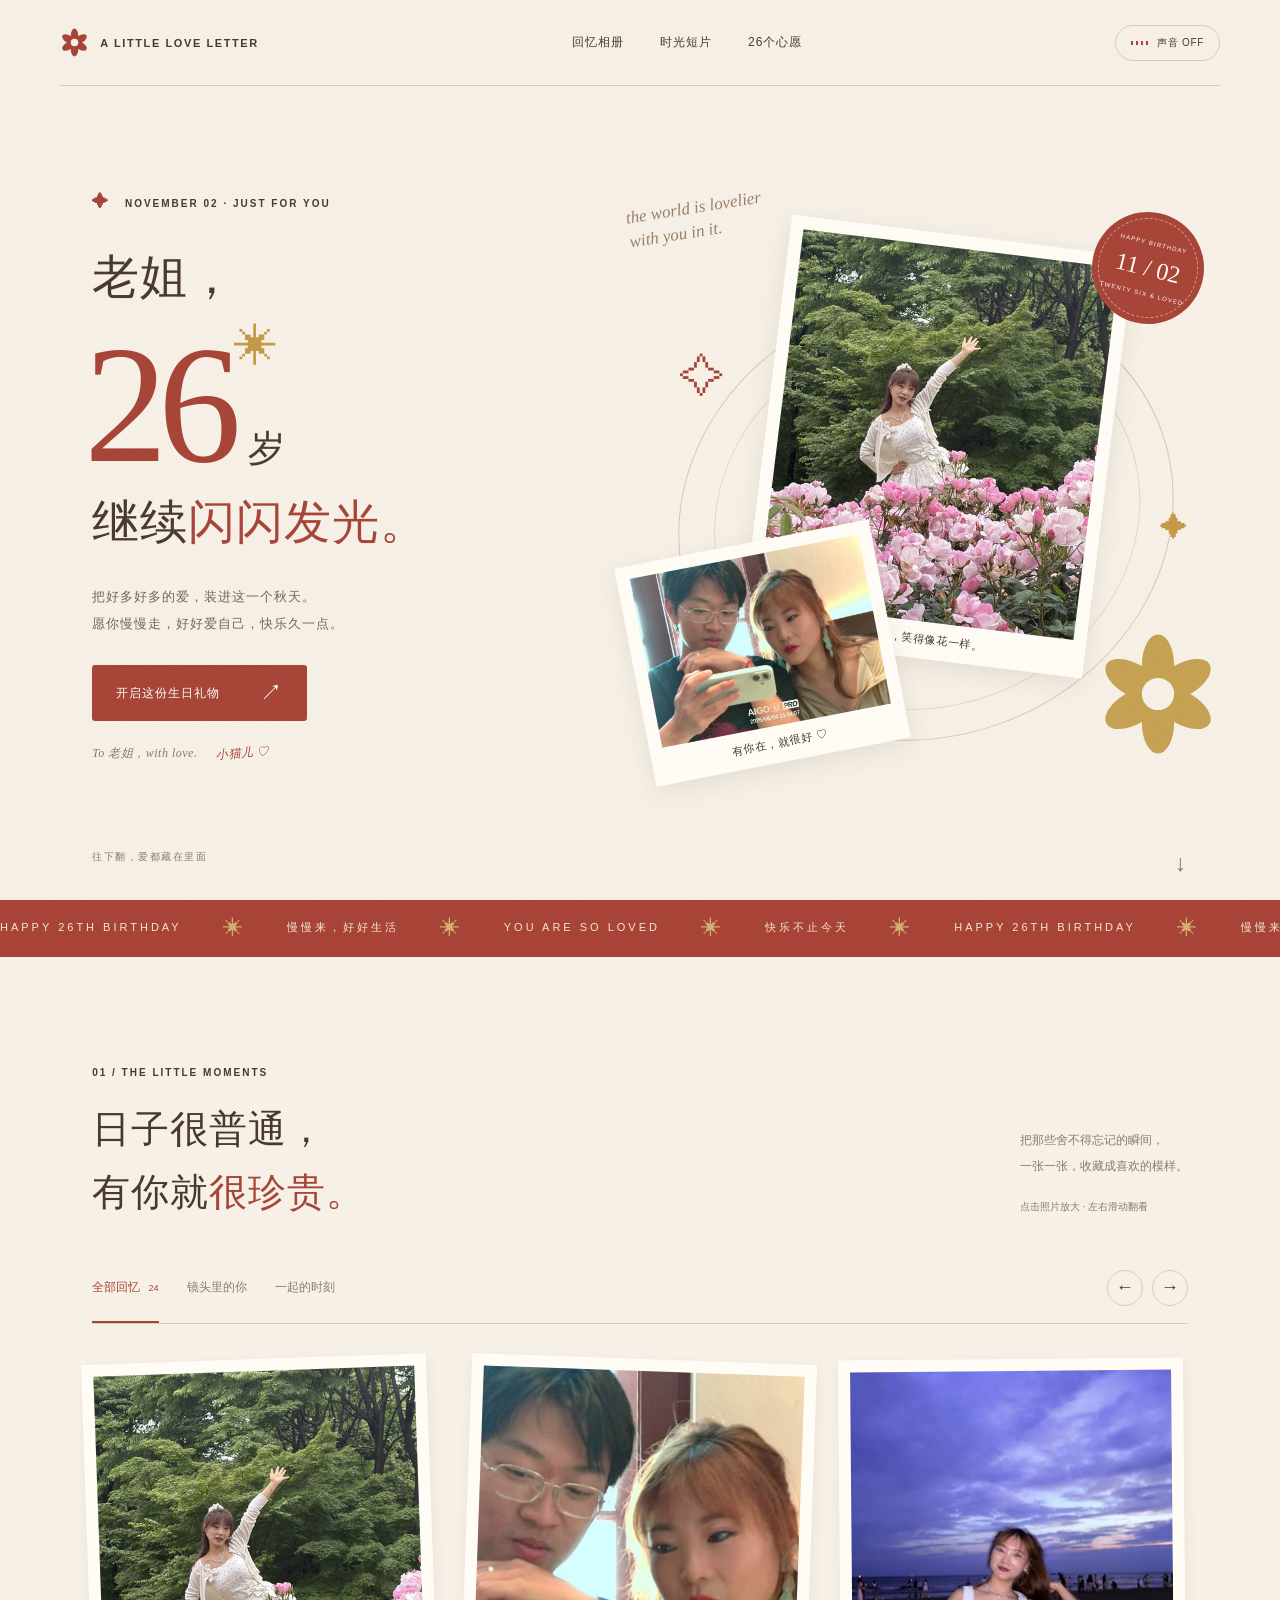
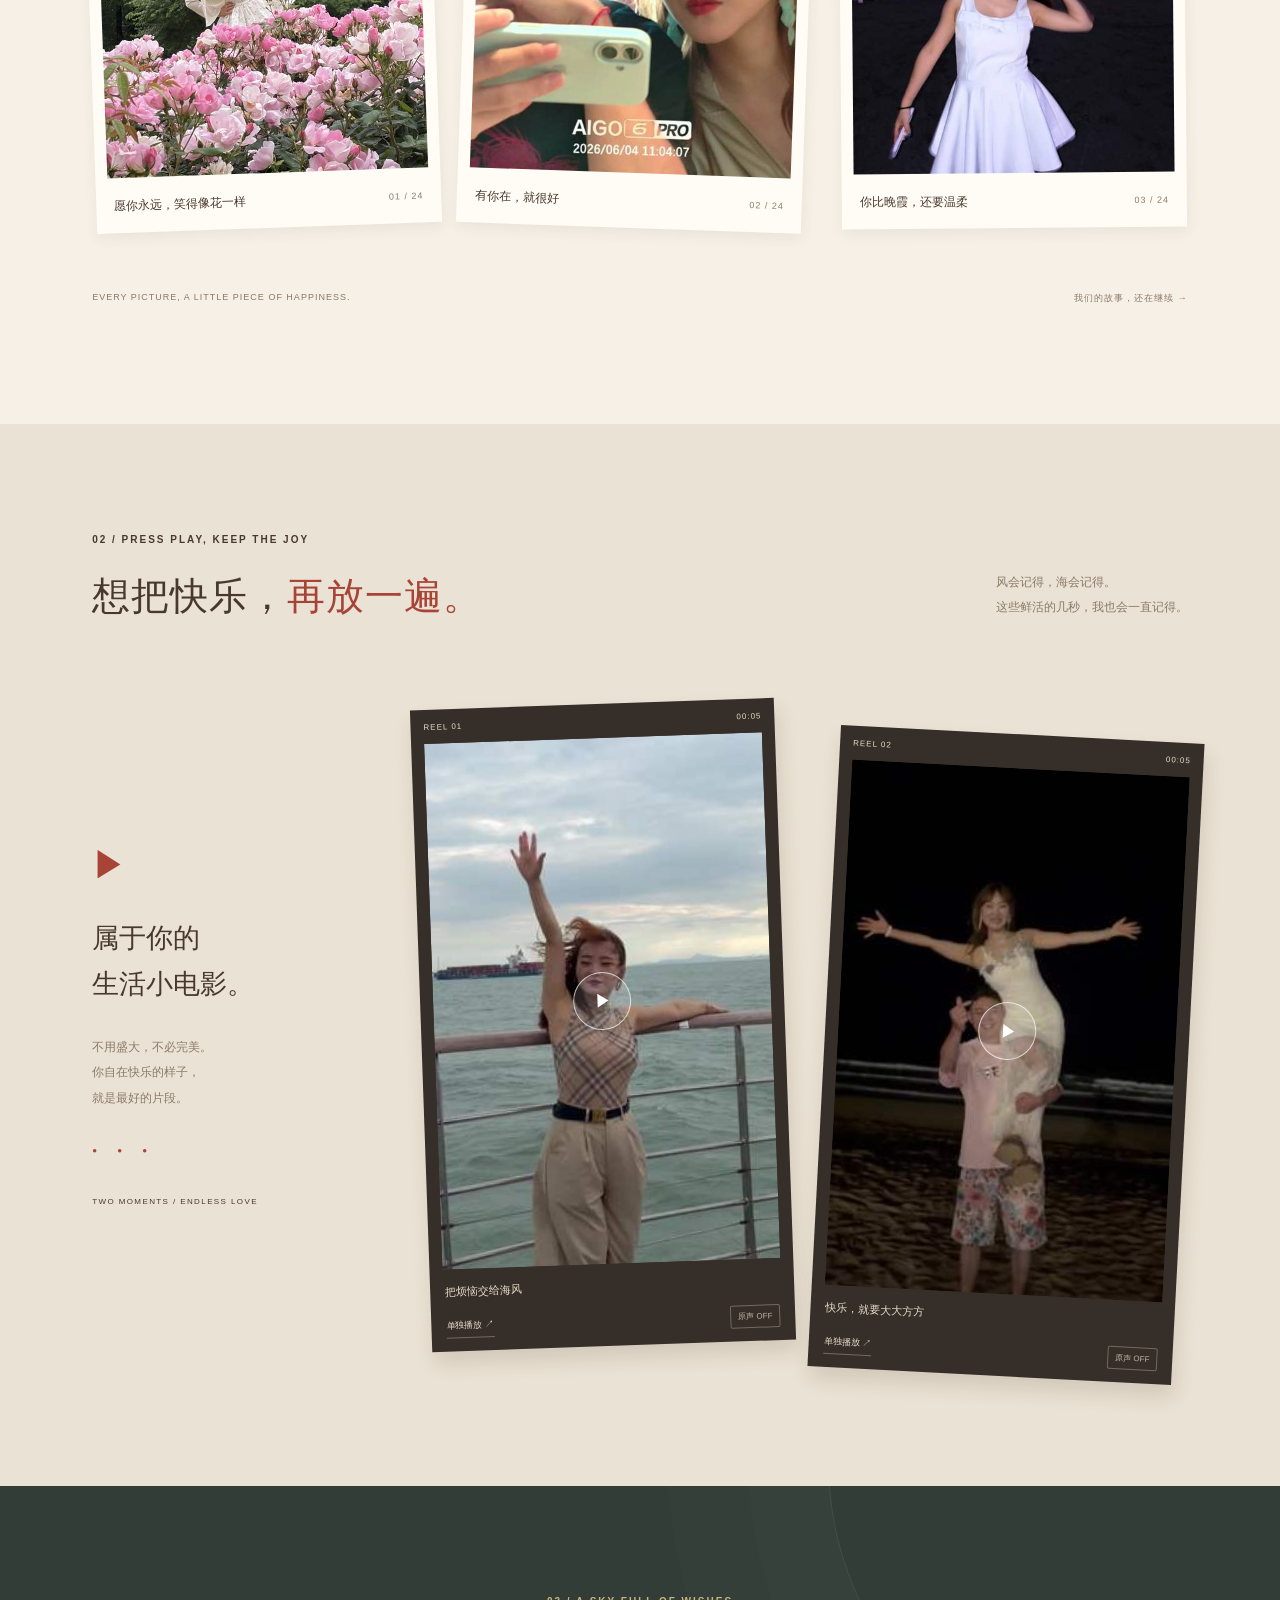
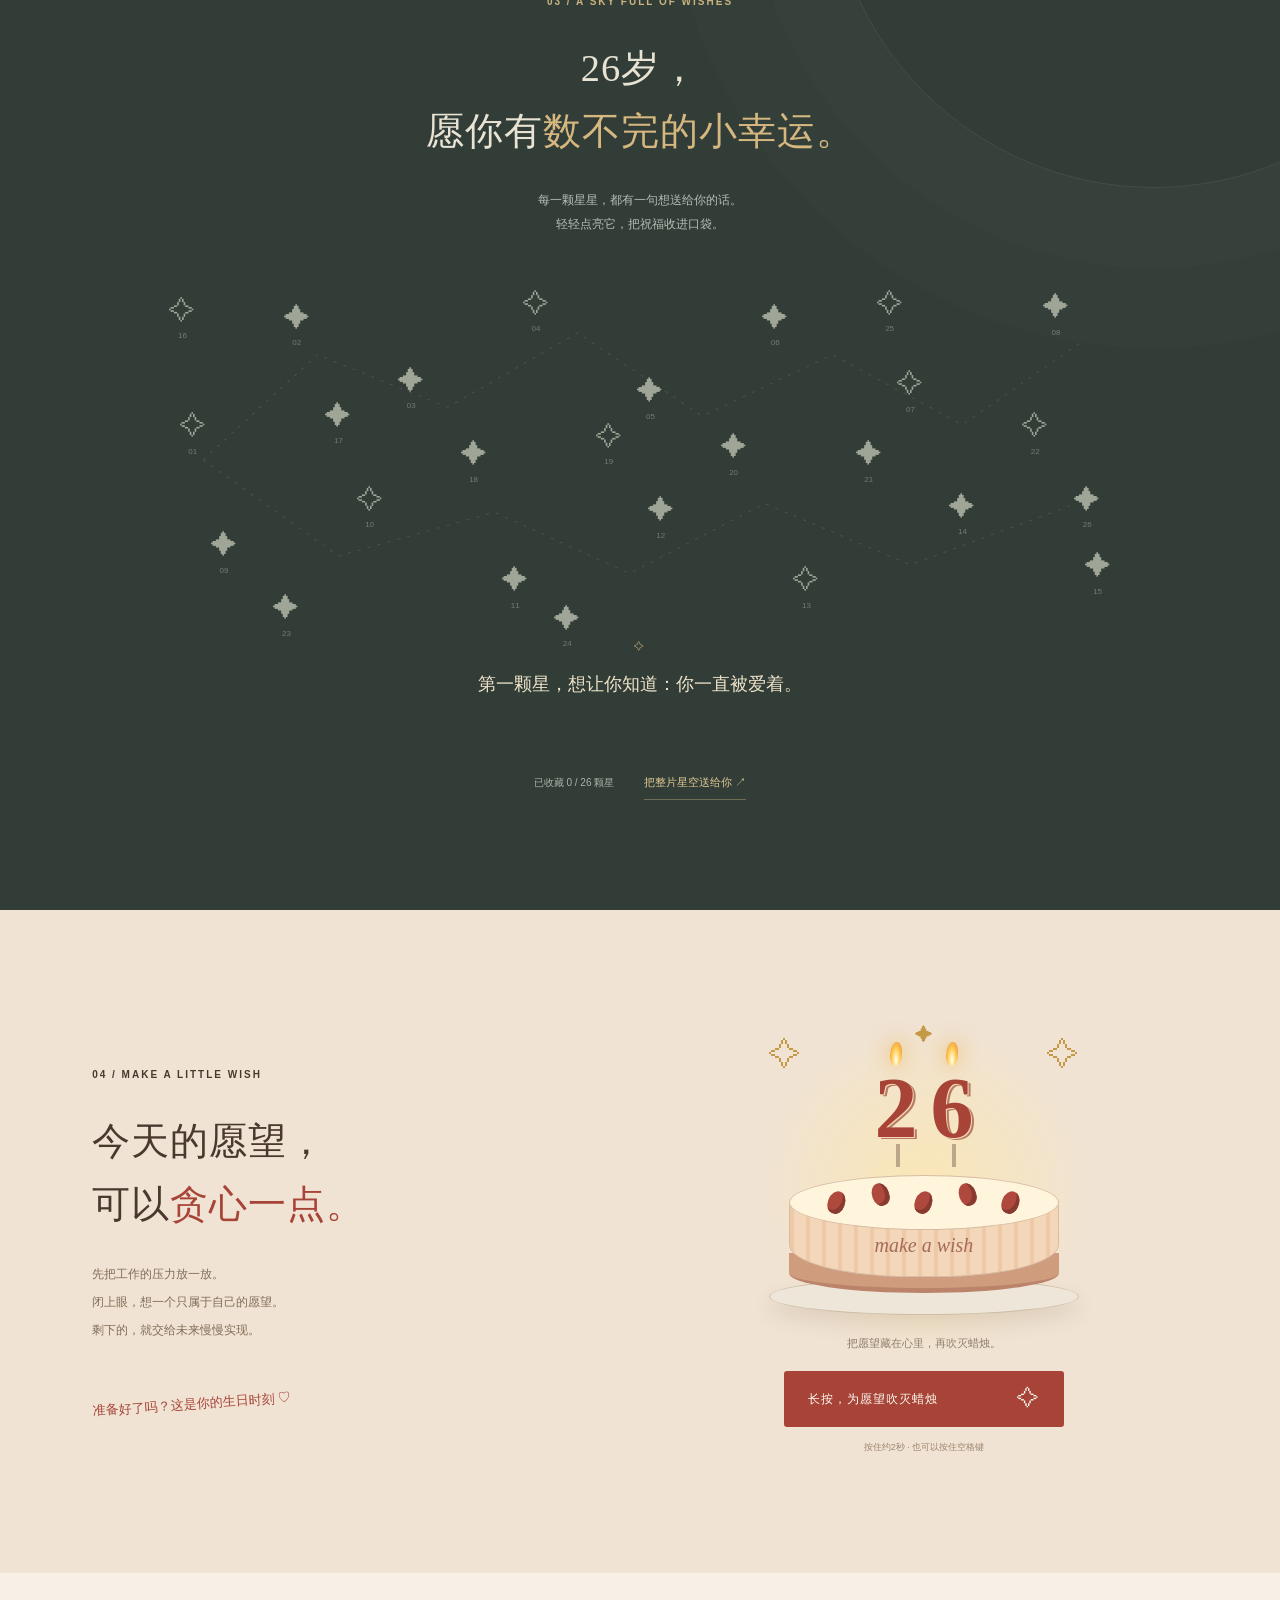
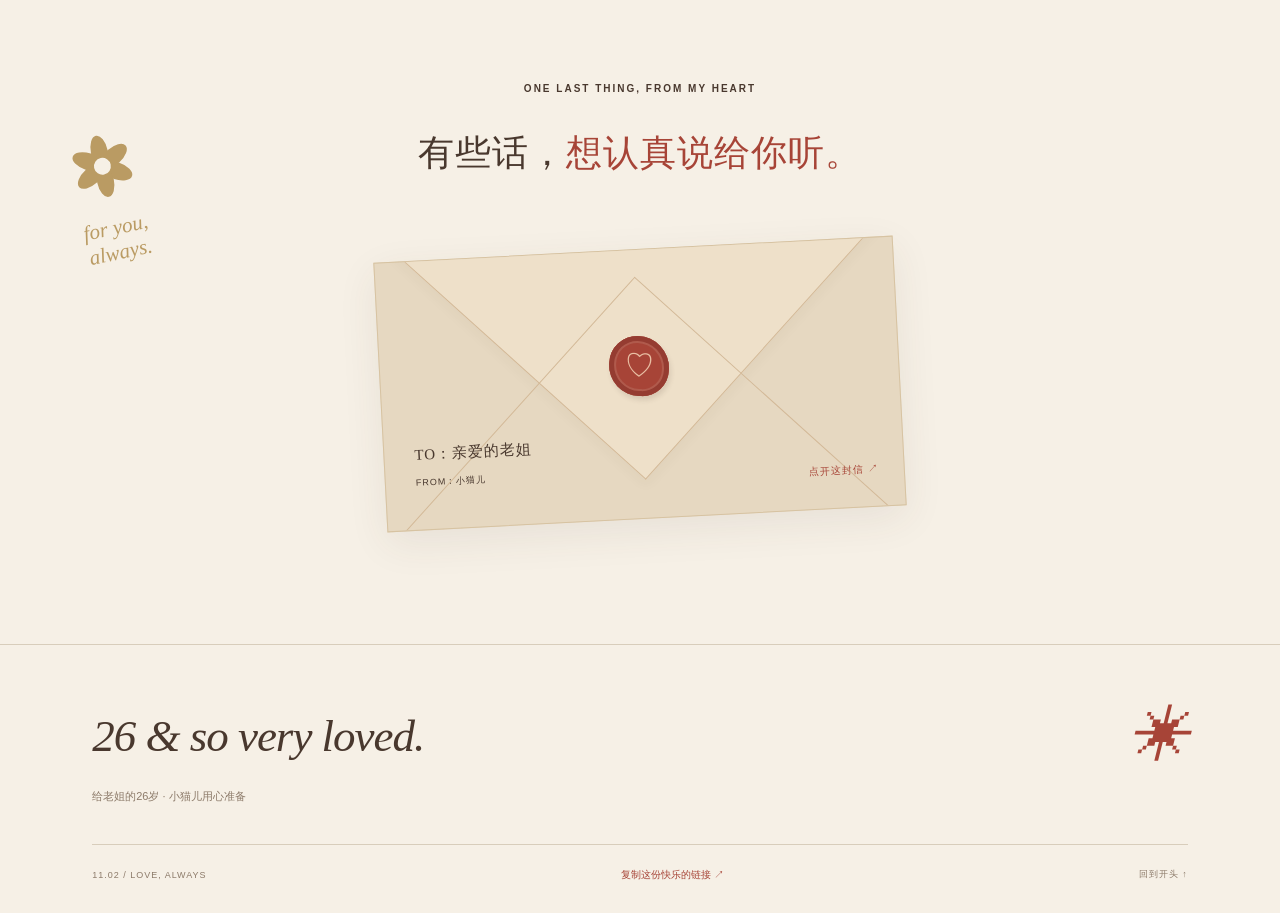
<file: experience.html>
<!doctype html>
<html lang="zh-CN">
<head>
<meta charset="utf-8"><meta name="viewport" content="width=device-width, initial-scale=1, viewport-fit=cover">
<meta name="theme-color" content="#f6f0e6">
<meta name="description" content="老姐，26岁生日快乐。来自小猫儿的一份回忆、星光和祝福。愿生活细水长流，愿你每天快乐，以后也是。">
<meta property="og:title" content="老姐，26岁生日快乐 ✨"><meta property="og:description" content="你有一份来自小猫儿的生日礼物，等你亲手打开。">
<title>老姐，26岁生日快乐 · 来自小猫儿</title>
<link rel="icon" href="favicon.svg" type="image/svg+xml"><link rel="stylesheet" href="style.css?v=mobile2">
<script src="precache-fast.js?v=fast2"></script><script src="gift-store.js?v=fast2"></script>
</head>
<body>
<svg class="svg-defs" aria-hidden="true"><defs><symbol id="flower" viewBox="0 0 100 100"><g fill="currentColor"><ellipse cx="50" cy="27" rx="13" ry="25"/><ellipse cx="50" cy="27" rx="13" ry="25" transform="rotate(60 50 50)"/><ellipse cx="50" cy="27" rx="13" ry="25" transform="rotate(120 50 50)"/><ellipse cx="50" cy="27" rx="13" ry="25" transform="rotate(180 50 50)"/><ellipse cx="50" cy="27" rx="13" ry="25" transform="rotate(240 50 50)"/><ellipse cx="50" cy="27" rx="13" ry="25" transform="rotate(300 50 50)"/></g><circle cx="50" cy="50" r="13" fill="#f6f0e6"/></symbol></defs></svg>
<canvas id="effects" aria-hidden="true"></canvas><div class="progress" id="progress"></div>
<header class="site-header"><a class="brand" href="#home" aria-label="回到生日首页"><svg><use href="#flower"/></svg><span>A LITTLE LOVE LETTER</span></a><nav aria-label="章节导航"><a href="#memories">回忆相册</a><a href="#cinema">时光短片</a><a href="#wishes">26个心愿</a></nav><button id="music" class="sound-btn" aria-label="开启背景音乐" aria-pressed="false"><span class="bars"><i></i><i></i><i></i><i></i></span><span class="music-label">声音 OFF</span></button></header>
<main>
<section class="hero" id="home">
<div class="hero-copy"><p class="eyebrow"><span class="tiny-star">✦</span> NOVEMBER 02 · JUST FOR YOU</p><h1>老姐，<br><span class="age">26<span class="age-spark">✳</span></span><span class="year">岁</span><br>继续<span class="italic">闪闪发光。</span></h1><p class="hero-description">把好多好多的爱，装进这一个秋天。<br>愿你慢慢走，好好爱自己，快乐久一点。</p><a href="#memories" class="primary" id="start">开启这份生日礼物 <span>↗</span></a><p class="hand-note">To 老姐，with love. <span>小猫儿 ♡</span></p></div>
<div class="hero-art"><div class="orbit"></div><span class="art-note top-note">the world is lovelier<br>with you in it.</span><button class="polaroid hero-photo main-photo" data-photo="img_0658" aria-label="放大花丛中的老姐"><picture><source type="image/webp" srcset="assets/small/img_0658.webp"><img src="assets/small/img_0658.jpg" alt="花丛里张开手臂的老姐" fetchpriority="high"></picture><span>愿你永远，笑得像花一样。</span></button><button class="polaroid hero-photo side-photo" data-photo="1375" aria-label="放大我们的合照"><picture><source type="image/webp" srcset="assets/small/1375.webp"><img src="assets/small/1375.jpg" alt="温暖的合照"></picture><span>有你在，就很好 ♡</span></button><svg class="hero-flower"><use href="#flower"/></svg><div class="birthday-stamp"><span>HAPPY BIRTHDAY</span><b>11 / 02</b><span>TWENTY SIX & LOVED</span></div><span class="doodle-star star-one">✧</span><span class="doodle-star star-two">✦</span></div>
<a class="scroll-cue" href="#memories"><span>往下翻，爱都藏在里面</span><span>↓</span></a>
</section>
<div class="ticker" aria-hidden="true"><div>HAPPY 26TH BIRTHDAY <span>✳</span> 慢慢来，好好生活 <span>✳</span> YOU ARE SO LOVED <span>✳</span> 快乐不止今天 <span>✳</span> HAPPY 26TH BIRTHDAY <span>✳</span> 慢慢来，好好生活 <span>✳</span> YOU ARE SO LOVED <span>✳</span> 快乐不止今天 <span>✳</span></div></div>
<section class="memories section-pad" id="memories"><div class="section-heading reveal"><div><p class="eyebrow">01 / THE LITTLE MOMENTS</p><h2>日子很普通，<br>有你就<span class="italic">很珍贵。</span></h2></div><p class="section-aside">把那些舍不得忘记的瞬间，<br>一张一张，收藏成喜欢的模样。<br><span>点击照片放大 · 左右滑动翻看</span></p></div>
<div class="album-toolbar"><div class="tabs" role="group" aria-label="筛选照片"><button class="active" data-filter="all">全部回忆 <small>24</small></button><button data-filter="her">镜头里的你</button><button data-filter="together">一起的时刻</button></div><div class="album-arrows"><button id="album-prev" aria-label="向前翻看相册">←</button><button id="album-next" aria-label="向后翻看相册">→</button></div></div>
<div class="album" id="album" aria-label="生日回忆相册"></div><p class="album-bottom"><span>EVERY PICTURE, A LITTLE PIECE OF HAPPINESS.</span><span>我们的故事，还在继续 →</span></p></section>
<section class="cinema section-pad" id="cinema"><div class="section-heading reveal"><div><p class="eyebrow">02 / PRESS PLAY, KEEP THE JOY</p><h2>想把快乐，<span class="italic">再放一遍。</span></h2></div><p class="section-aside">风会记得，海会记得。<br>这些鲜活的几秒，我也会一直记得。</p></div><div class="film-layout"><div class="film-intro"><span class="film-icon">▶</span><h3>属于你的<br>生活小电影。</h3><p>不用盛大，不必完美。<br>你自在快乐的样子，<br>就是最好的片段。</p><div class="film-dots">● ● ●</div><span class="film-tag">TWO MOMENTS / ENDLESS LOVE</span></div><article class="film-card"><div class="film-top"><span>REEL 01</span><span>00:05</span></div><button class="video-wrap" data-video="sea" aria-label="播放海风里的你，5秒短片"><video id="sea" playsinline preload="none" poster="assets/sea-poster.jpg" muted><source src="assets/sea.mp4?v=mobile2" type="video/mp4"></video><span class="play-circle">▶</span></button><div class="film-caption"><h3>把烦恼交给海风</h3><a class="direct-video" href="assets/sea.mp4?v=mobile2" target="_blank" rel="noopener" aria-label="单独打开短片">单独播放 ↗</a><button data-original="sea" aria-label="开启海风短片原声" aria-pressed="false">原声 OFF</button></div></article><article class="film-card second-film"><div class="film-top"><span>REEL 02</span><span>00:05</span></div><button class="video-wrap" data-video="night" aria-label="播放夜色里的快乐，5秒短片"><video id="night" playsinline preload="none" poster="assets/night-poster.jpg" muted><source src="assets/night.mp4?v=mobile2" type="video/mp4"></video><span class="play-circle">▶</span></button><div class="film-caption"><h3>快乐，就要大大方方</h3><a class="direct-video" href="assets/night.mp4?v=mobile2" target="_blank" rel="noopener" aria-label="单独打开短片">单独播放 ↗</a><button data-original="night" aria-label="开启夜色短片原声" aria-pressed="false">原声 OFF</button></div></article></div></section>
<section class="wishes section-pad" id="wishes"><div class="wishes-title reveal"><p class="eyebrow">03 / A SKY FULL OF WISHES</p><h2>26岁，<br>愿你有<span class="italic">数不完的小幸运。</span></h2><p>每一颗星星，都有一句想送给你的话。<br>轻轻点亮它，把祝福收进口袋。</p></div><div class="star-board" id="star-board"><svg class="constellation" viewBox="0 0 1000 400" preserveAspectRatio="none" aria-hidden="true"><path d="M80 210L190 90L315 150L440 65L560 160L685 90L810 170L925 75M80 210L210 320L360 270L490 340L620 260L760 330L920 260"/></svg><div id="stars"></div></div><div class="wish-message" aria-live="polite"><span id="wish-number">✧</span><p id="wish-text">第一颗星，想让你知道：你一直被爱着。</p></div><div class="wish-controls"><span id="star-count">已收藏 0 / 26 颗星</span><button id="light-all">把整片星空送给你 ↗</button></div></section>
<section class="birthday section-pad" id="birthday"><div class="birthday-inner"><div class="birthday-copy reveal"><p class="eyebrow">04 / MAKE A LITTLE WISH</p><h2>今天的愿望，<br>可以<span class="italic">贪心一点。</span></h2><p>先把工作的压力放一放。<br>闭上眼，想一个只属于自己的愿望。<br>剩下的，就交给未来慢慢实现。</p><p class="birthday-hand">准备好了吗？这是你的生日时刻 ♡</p></div><div class="cake-scene"><div class="cake-glow"></div><div class="cake-stars" aria-hidden="true">✧ <span>✦</span> ✧</div><div class="cake" id="cake" role="img" aria-label="有26岁数字蜡烛的生日蛋糕"><div class="candles"><span class="candle"><i class="flame"></i>2</span><span class="candle"><i class="flame"></i>6</span></div><div class="cake-top"><i></i><i></i><i></i><i></i><i></i></div><div class="cake-layer"><span>make a wish</span></div><div class="cake-base"></div><div class="cake-plate"></div></div><p id="cake-status" aria-live="polite">把愿望藏在心里，再吹灭蜡烛。</p><button id="wish-button" class="primary wish-button"><span id="wish-button-text">长按，为愿望吹灭蜡烛</span><span>✧</span></button><p class="hold-hint">按住约2秒 · 也可以按住空格键</p><button class="text-btn" id="relight" hidden>再许一次愿望 ↻</button></div></div><div class="birthday-result" id="birthday-result" hidden><p class="eyebrow">HAPPY BIRTHDAY, MY DEAR SISTER</p><h3>老姐，生日快乐！</h3><p>希望26岁的你每天快乐，<br>以后也是。</p><button id="more-fireworks">再放一场专属烟花 ✦</button></div></section>
<section class="letter-section section-pad" id="letter"><div class="letter-decoration" aria-hidden="true"><svg><use href="#flower"/></svg><span>for you,<br>always.</span></div><p class="eyebrow">ONE LAST THING, FROM MY HEART</p><h2 class="reveal">有些话，<span class="italic">想认真说给你听。</span></h2><button class="envelope" id="envelope" aria-expanded="false" aria-controls="letter-content"><span class="envelope-to">TO：亲爱的老姐</span><span class="envelope-line"></span><span class="wax-seal">♡</span><span class="envelope-from">FROM：小猫儿</span><span class="open-hint">点开这封信 ↗</span></button><article class="letter-paper" id="letter-content" hidden><p class="letter-date">2026.11.02 · 写给26岁的你</p><h3>亲爱的老姐：</h3><p>生日快乐呀！一转眼，你已经26岁了。</p><p>挑这些照片的时候，才发现好多快乐其实都很小：一起拍的合照，路上的风景，还有你笑起来的样子。那些被镜头留下的瞬间，我都想好好珍藏。</p><p class="letter-highlight">工作不要给自己太大压力，<br>生活需要细水长流，<br>希望26岁的你每天快乐，<br>以后也是。</p><p>希望你有努力向前的勇气，也有停下来休息的底气。不用把每一天都过得很厉害，能好好吃饭、好好睡觉，遇到喜欢的事就笑出来，就已经很好了。</p><p>愿新的一岁，有人懂你的辛苦，也有人陪你分享小小的开心。愿你慢慢走，慢慢看，生活里一直有光，心里一直有爱。</p><p>今天，还有以后的每一天，都要记得：<br>你是很重要、很值得被爱的人。</p><p class="letter-sign">一直爱你的<br><strong>小猫儿 ♡</strong></p><svg class="letter-flower"><use href="#flower"/></svg></article></section>
<footer><a href="#home" class="footer-title">26 & so very loved.<span>✳</span></a><p>给老姐的26岁 · 小猫儿用心准备</p><div><span>11.02 / LOVE, ALWAYS</span><button id="share">复制这份快乐的链接 ↗</button><a href="#home">回到开头 ↑</a></div></footer>
</main>
<dialog id="lightbox" aria-label="照片查看器"><div class="lightbox-toolbar"><span id="photo-count"></span><a id="photo-original" target="_blank" rel="noopener" style="margin-left:auto;margin-right:20px;font-size:11px">查看原图 ↗</a><button id="close-photo" aria-label="关闭照片">✕</button></div><button class="lightbox-prev" id="photo-prev" aria-label="上一张照片">←</button><figure><img id="large-photo" alt=""><figcaption id="photo-caption"></figcaption></figure><button class="lightbox-next" id="photo-next" aria-label="下一张照片">→</button></dialog>
<div id="toast" role="status"></div><audio id="bgm" src="assets/little-autumn.mp3" loop preload="none"></audio><script src="cache-view.js?v=fast2" defer></script><script src="experience.js?v=fast2" defer></script>
</body></html>
</file>
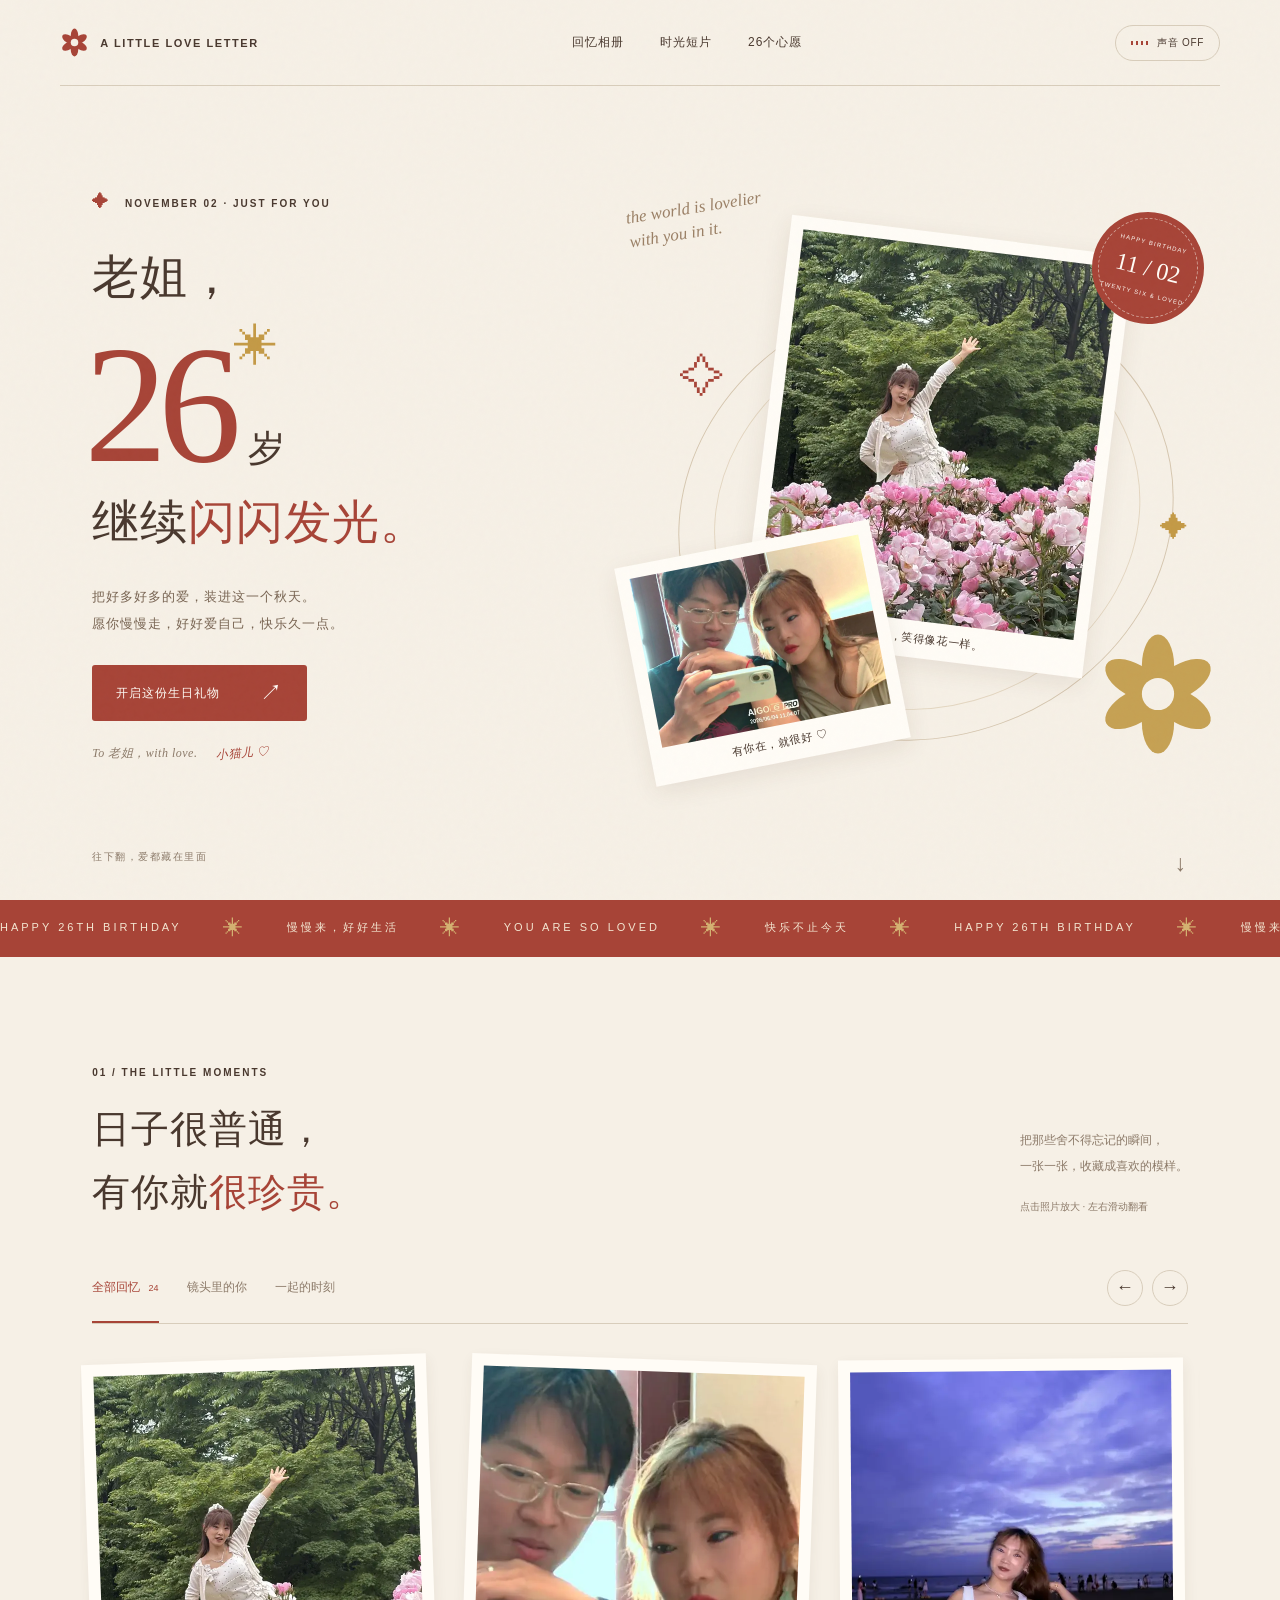
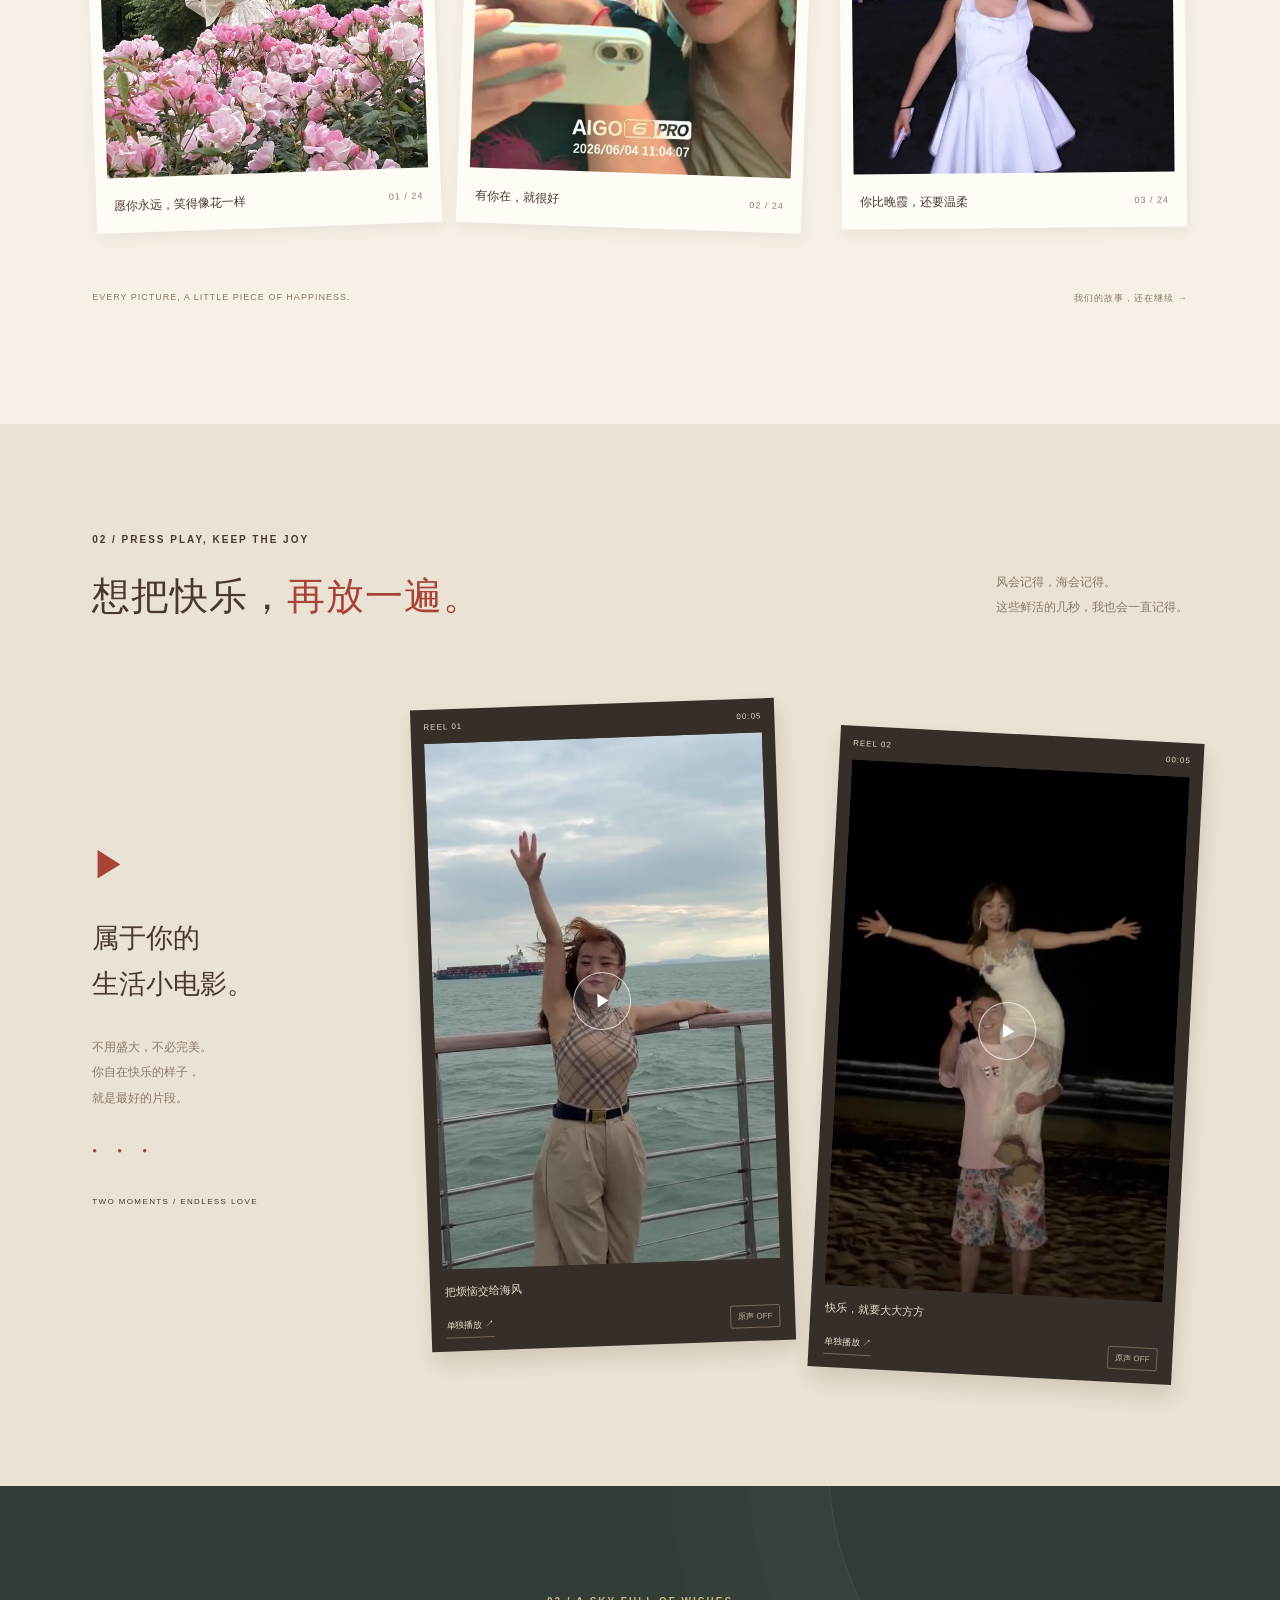
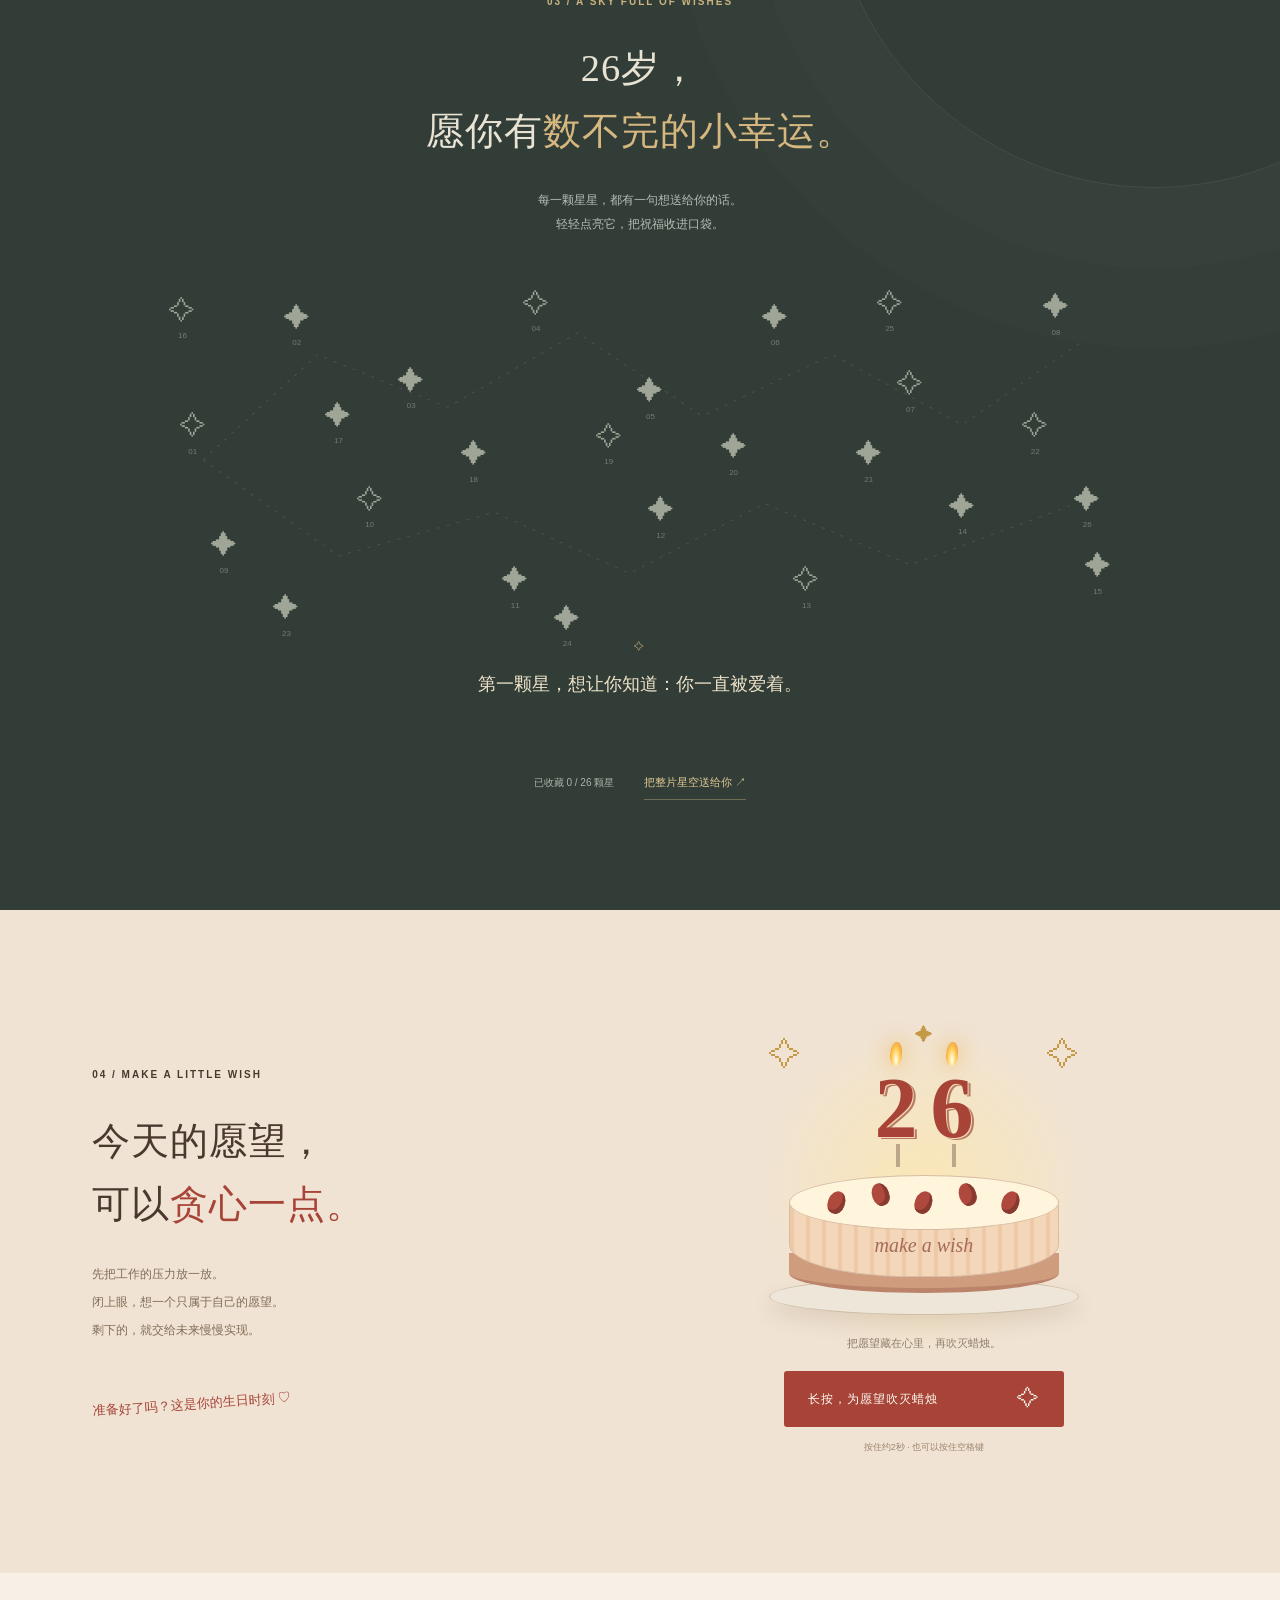
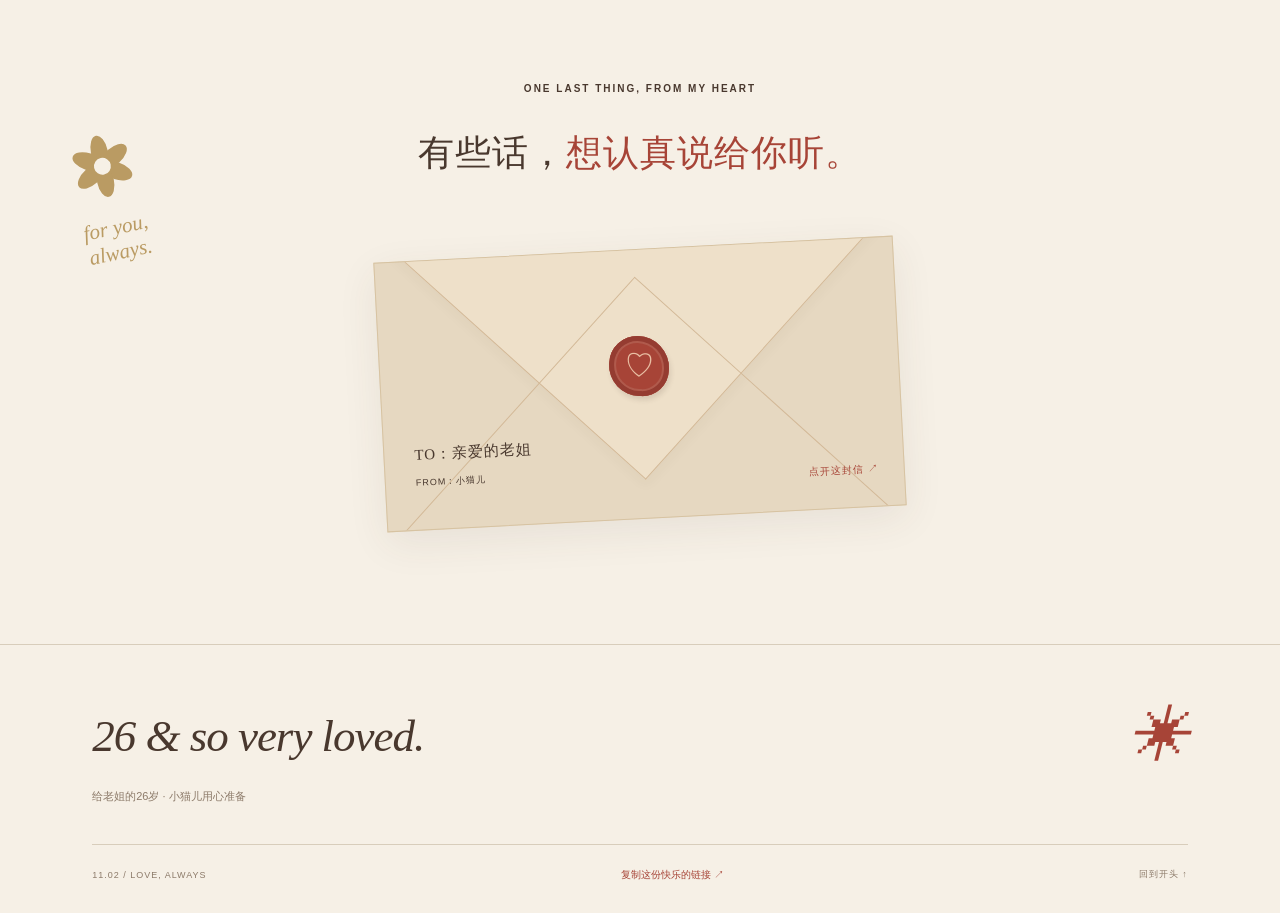
<file: gift.html>
<!doctype html>
<html lang="zh-CN">
<head>
<meta charset="utf-8"><meta name="viewport" content="width=device-width, initial-scale=1, viewport-fit=cover">
<meta name="theme-color" content="#f6f0e6">
<meta name="description" content="老姐，26岁生日快乐。来自小猫儿的一份回忆、星光和祝福。愿生活细水长流，愿你每天快乐，以后也是。">
<meta property="og:title" content="老姐，26岁生日快乐 ✨"><meta property="og:description" content="你有一份来自小猫儿的生日礼物，等你亲手打开。">
<title>老姐，26岁生日快乐 · 来自小猫儿</title>
<link rel="icon" href="favicon.svg" type="image/svg+xml"><link rel="stylesheet" href="style.css?v=mobile2">
<script src="precache-manifest.js"></script>
</head>
<body>
<svg class="svg-defs" aria-hidden="true"><defs><symbol id="flower" viewBox="0 0 100 100"><g fill="currentColor"><ellipse cx="50" cy="27" rx="13" ry="25"/><ellipse cx="50" cy="27" rx="13" ry="25" transform="rotate(60 50 50)"/><ellipse cx="50" cy="27" rx="13" ry="25" transform="rotate(120 50 50)"/><ellipse cx="50" cy="27" rx="13" ry="25" transform="rotate(180 50 50)"/><ellipse cx="50" cy="27" rx="13" ry="25" transform="rotate(240 50 50)"/><ellipse cx="50" cy="27" rx="13" ry="25" transform="rotate(300 50 50)"/></g><circle cx="50" cy="50" r="13" fill="#f6f0e6"/></symbol></defs></svg>
<canvas id="effects" aria-hidden="true"></canvas><div class="progress" id="progress"></div>
<header class="site-header"><a class="brand" href="#home" aria-label="回到生日首页"><svg><use href="#flower"/></svg><span>A LITTLE LOVE LETTER</span></a><nav aria-label="章节导航"><a href="#memories">回忆相册</a><a href="#cinema">时光短片</a><a href="#wishes">26个心愿</a></nav><button id="music" class="sound-btn" aria-label="开启背景音乐" aria-pressed="false"><span class="bars"><i></i><i></i><i></i><i></i></span><span class="music-label">声音 OFF</span></button></header>
<main>
<section class="hero" id="home">
<div class="hero-copy"><p class="eyebrow"><span class="tiny-star">✦</span> NOVEMBER 02 · JUST FOR YOU</p><h1>老姐，<br><span class="age">26<span class="age-spark">✳</span></span><span class="year">岁</span><br>继续<span class="italic">闪闪发光。</span></h1><p class="hero-description">把好多好多的爱，装进这一个秋天。<br>愿你慢慢走，好好爱自己，快乐久一点。</p><a href="#memories" class="primary" id="start">开启这份生日礼物 <span>↗</span></a><p class="hand-note">To 老姐，with love. <span>小猫儿 ♡</span></p></div>
<div class="hero-art"><div class="orbit"></div><span class="art-note top-note">the world is lovelier<br>with you in it.</span><button class="polaroid hero-photo main-photo" data-photo="img_0658" aria-label="放大花丛中的老姐"><picture><source type="image/webp" srcset="assets/small/img_0658.webp"><img src="assets/small/img_0658.jpg" alt="花丛里张开手臂的老姐" fetchpriority="high"></picture><span>愿你永远，笑得像花一样。</span></button><button class="polaroid hero-photo side-photo" data-photo="1375" aria-label="放大我们的合照"><picture><source type="image/webp" srcset="assets/small/1375.webp"><img src="assets/small/1375.jpg" alt="温暖的合照"></picture><span>有你在，就很好 ♡</span></button><svg class="hero-flower"><use href="#flower"/></svg><div class="birthday-stamp"><span>HAPPY BIRTHDAY</span><b>11 / 02</b><span>TWENTY SIX & LOVED</span></div><span class="doodle-star star-one">✧</span><span class="doodle-star star-two">✦</span></div>
<a class="scroll-cue" href="#memories"><span>往下翻，爱都藏在里面</span><span>↓</span></a>
</section>
<div class="ticker" aria-hidden="true"><div>HAPPY 26TH BIRTHDAY <span>✳</span> 慢慢来，好好生活 <span>✳</span> YOU ARE SO LOVED <span>✳</span> 快乐不止今天 <span>✳</span> HAPPY 26TH BIRTHDAY <span>✳</span> 慢慢来，好好生活 <span>✳</span> YOU ARE SO LOVED <span>✳</span> 快乐不止今天 <span>✳</span></div></div>
<section class="memories section-pad" id="memories"><div class="section-heading reveal"><div><p class="eyebrow">01 / THE LITTLE MOMENTS</p><h2>日子很普通，<br>有你就<span class="italic">很珍贵。</span></h2></div><p class="section-aside">把那些舍不得忘记的瞬间，<br>一张一张，收藏成喜欢的模样。<br><span>点击照片放大 · 左右滑动翻看</span></p></div>
<div class="album-toolbar"><div class="tabs" role="group" aria-label="筛选照片"><button class="active" data-filter="all">全部回忆 <small>24</small></button><button data-filter="her">镜头里的你</button><button data-filter="together">一起的时刻</button></div><div class="album-arrows"><button id="album-prev" aria-label="向前翻看相册">←</button><button id="album-next" aria-label="向后翻看相册">→</button></div></div>
<div class="album" id="album" aria-label="生日回忆相册"></div><p class="album-bottom"><span>EVERY PICTURE, A LITTLE PIECE OF HAPPINESS.</span><span>我们的故事，还在继续 →</span></p></section>
<section class="cinema section-pad" id="cinema"><div class="section-heading reveal"><div><p class="eyebrow">02 / PRESS PLAY, KEEP THE JOY</p><h2>想把快乐，<span class="italic">再放一遍。</span></h2></div><p class="section-aside">风会记得，海会记得。<br>这些鲜活的几秒，我也会一直记得。</p></div><div class="film-layout"><div class="film-intro"><span class="film-icon">▶</span><h3>属于你的<br>生活小电影。</h3><p>不用盛大，不必完美。<br>你自在快乐的样子，<br>就是最好的片段。</p><div class="film-dots">● ● ●</div><span class="film-tag">TWO MOMENTS / ENDLESS LOVE</span></div><article class="film-card"><div class="film-top"><span>REEL 01</span><span>00:05</span></div><button class="video-wrap" data-video="sea" aria-label="播放海风里的你，5秒短片"><video id="sea" playsinline preload="none" poster="assets/sea-poster.jpg" muted><source src="assets/sea.mp4?v=mobile2" type="video/mp4"></video><span class="play-circle">▶</span></button><div class="film-caption"><h3>把烦恼交给海风</h3><a class="direct-video" href="assets/sea.mp4?v=mobile2" target="_blank" rel="noopener" aria-label="单独打开短片">单独播放 ↗</a><button data-original="sea" aria-label="开启海风短片原声" aria-pressed="false">原声 OFF</button></div></article><article class="film-card second-film"><div class="film-top"><span>REEL 02</span><span>00:05</span></div><button class="video-wrap" data-video="night" aria-label="播放夜色里的快乐，5秒短片"><video id="night" playsinline preload="none" poster="assets/night-poster.jpg" muted><source src="assets/night.mp4?v=mobile2" type="video/mp4"></video><span class="play-circle">▶</span></button><div class="film-caption"><h3>快乐，就要大大方方</h3><a class="direct-video" href="assets/night.mp4?v=mobile2" target="_blank" rel="noopener" aria-label="单独打开短片">单独播放 ↗</a><button data-original="night" aria-label="开启夜色短片原声" aria-pressed="false">原声 OFF</button></div></article></div></section>
<section class="wishes section-pad" id="wishes"><div class="wishes-title reveal"><p class="eyebrow">03 / A SKY FULL OF WISHES</p><h2>26岁，<br>愿你有<span class="italic">数不完的小幸运。</span></h2><p>每一颗星星，都有一句想送给你的话。<br>轻轻点亮它，把祝福收进口袋。</p></div><div class="star-board" id="star-board"><svg class="constellation" viewBox="0 0 1000 400" preserveAspectRatio="none" aria-hidden="true"><path d="M80 210L190 90L315 150L440 65L560 160L685 90L810 170L925 75M80 210L210 320L360 270L490 340L620 260L760 330L920 260"/></svg><div id="stars"></div></div><div class="wish-message" aria-live="polite"><span id="wish-number">✧</span><p id="wish-text">第一颗星，想让你知道：你一直被爱着。</p></div><div class="wish-controls"><span id="star-count">已收藏 0 / 26 颗星</span><button id="light-all">把整片星空送给你 ↗</button></div></section>
<section class="birthday section-pad" id="birthday"><div class="birthday-inner"><div class="birthday-copy reveal"><p class="eyebrow">04 / MAKE A LITTLE WISH</p><h2>今天的愿望，<br>可以<span class="italic">贪心一点。</span></h2><p>先把工作的压力放一放。<br>闭上眼，想一个只属于自己的愿望。<br>剩下的，就交给未来慢慢实现。</p><p class="birthday-hand">准备好了吗？这是你的生日时刻 ♡</p></div><div class="cake-scene"><div class="cake-glow"></div><div class="cake-stars" aria-hidden="true">✧ <span>✦</span> ✧</div><div class="cake" id="cake" role="img" aria-label="有26岁数字蜡烛的生日蛋糕"><div class="candles"><span class="candle"><i class="flame"></i>2</span><span class="candle"><i class="flame"></i>6</span></div><div class="cake-top"><i></i><i></i><i></i><i></i><i></i></div><div class="cake-layer"><span>make a wish</span></div><div class="cake-base"></div><div class="cake-plate"></div></div><p id="cake-status" aria-live="polite">把愿望藏在心里，再吹灭蜡烛。</p><button id="wish-button" class="primary wish-button"><span id="wish-button-text">长按，为愿望吹灭蜡烛</span><span>✧</span></button><p class="hold-hint">按住约2秒 · 也可以按住空格键</p><button class="text-btn" id="relight" hidden>再许一次愿望 ↻</button></div></div><div class="birthday-result" id="birthday-result" hidden><p class="eyebrow">HAPPY BIRTHDAY, MY DEAR SISTER</p><h3>老姐，生日快乐！</h3><p>希望26岁的你每天快乐，<br>以后也是。</p><button id="more-fireworks">再放一场专属烟花 ✦</button></div></section>
<section class="letter-section section-pad" id="letter"><div class="letter-decoration" aria-hidden="true"><svg><use href="#flower"/></svg><span>for you,<br>always.</span></div><p class="eyebrow">ONE LAST THING, FROM MY HEART</p><h2 class="reveal">有些话，<span class="italic">想认真说给你听。</span></h2><button class="envelope" id="envelope" aria-expanded="false" aria-controls="letter-content"><span class="envelope-to">TO：亲爱的老姐</span><span class="envelope-line"></span><span class="wax-seal">♡</span><span class="envelope-from">FROM：小猫儿</span><span class="open-hint">点开这封信 ↗</span></button><article class="letter-paper" id="letter-content" hidden><p class="letter-date">2026.11.02 · 写给26岁的你</p><h3>亲爱的老姐：</h3><p>生日快乐呀！一转眼，你已经26岁了。</p><p>挑这些照片的时候，才发现好多快乐其实都很小：一起拍的合照，路上的风景，还有你笑起来的样子。那些被镜头留下的瞬间，我都想好好珍藏。</p><p class="letter-highlight">工作不要给自己太大压力，<br>生活需要细水长流，<br>希望26岁的你每天快乐，<br>以后也是。</p><p>希望你有努力向前的勇气，也有停下来休息的底气。不用把每一天都过得很厉害，能好好吃饭、好好睡觉，遇到喜欢的事就笑出来，就已经很好了。</p><p>愿新的一岁，有人懂你的辛苦，也有人陪你分享小小的开心。愿你慢慢走，慢慢看，生活里一直有光，心里一直有爱。</p><p>今天，还有以后的每一天，都要记得：<br>你是很重要、很值得被爱的人。</p><p class="letter-sign">一直爱你的<br><strong>小猫儿 ♡</strong></p><svg class="letter-flower"><use href="#flower"/></svg></article></section>
<footer><a href="#home" class="footer-title">26 & so very loved.<span>✳</span></a><p>给老姐的26岁 · 小猫儿用心准备</p><div><span>11.02 / LOVE, ALWAYS</span><button id="share">复制这份快乐的链接 ↗</button><a href="#home">回到开头 ↑</a></div></footer>
</main>
<dialog id="lightbox" aria-label="照片查看器"><div class="lightbox-toolbar"><span id="photo-count"></span><button id="close-photo" aria-label="关闭照片">✕</button></div><button class="lightbox-prev" id="photo-prev" aria-label="上一张照片">←</button><figure><img id="large-photo" alt=""><figcaption id="photo-caption"></figcaption></figure><button class="lightbox-next" id="photo-next" aria-label="下一张照片">→</button></dialog>
<div id="toast" role="status"></div><audio id="bgm" src="assets/little-autumn.mp3" loop preload="none"></audio><script src="gift-cache-media.js" defer></script><script src="app.js?v=cache1" defer></script>
</body></html>
</file>
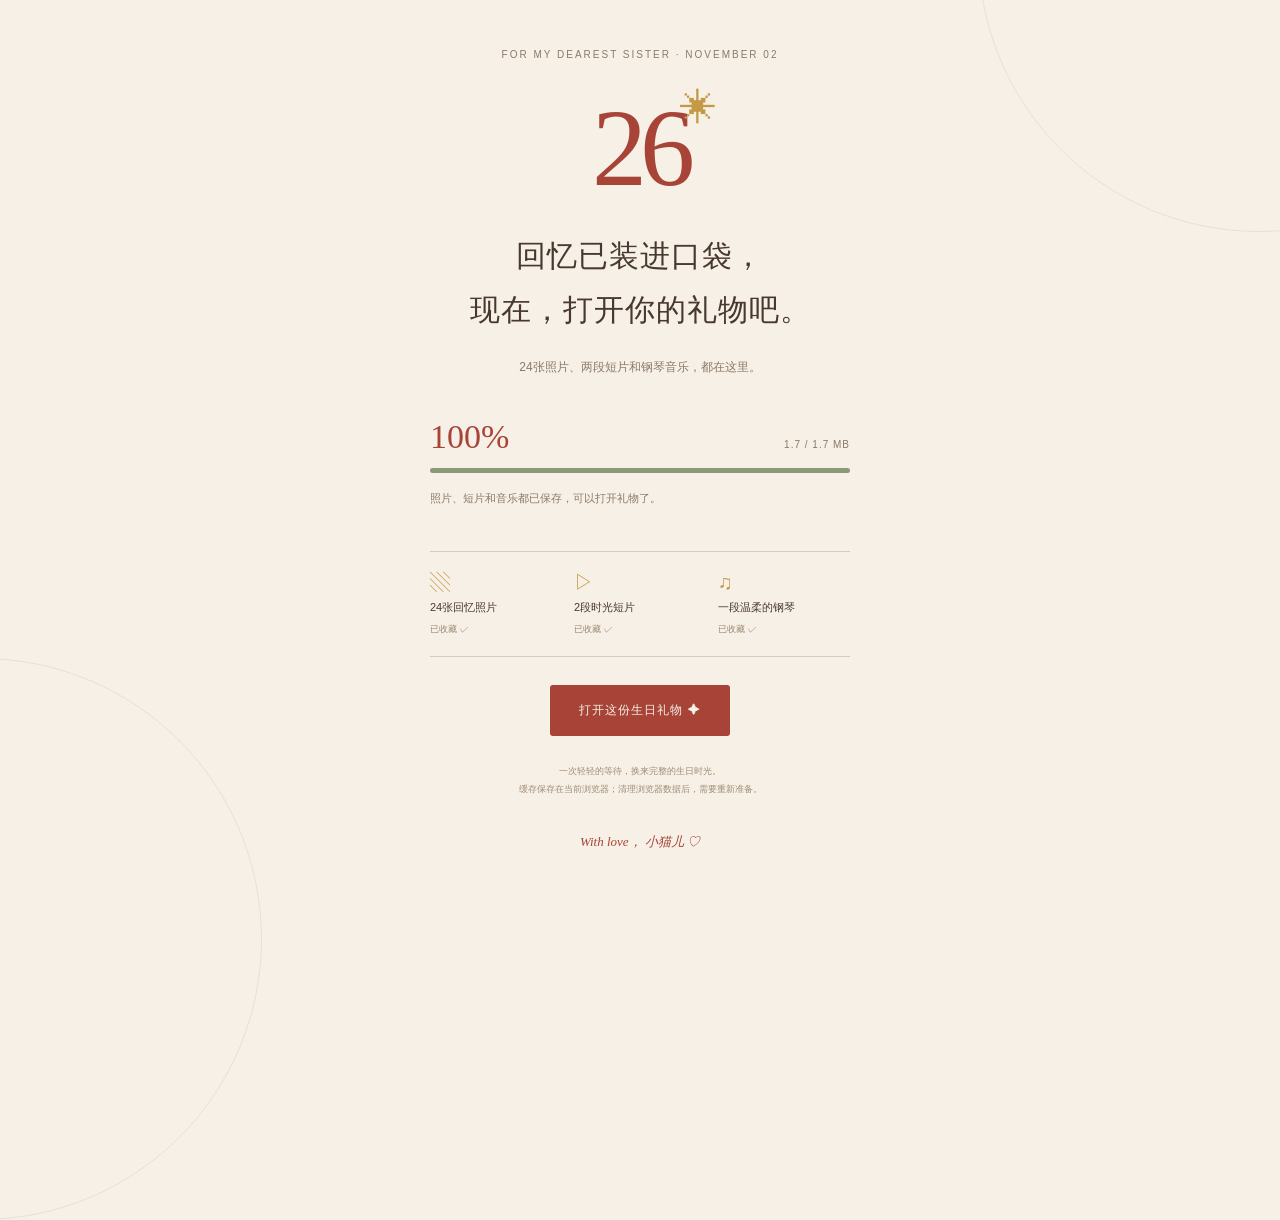
<file: start.html>
<!doctype html>
<html lang="zh-CN"><head><meta charset="utf-8"><meta name="viewport" content="width=device-width,initial-scale=1,viewport-fit=cover"><meta name="theme-color" content="#f6f0e6"><title>老姐，你的生日礼物正在准备中</title><meta name="description" content="先把回忆装进口袋，再打开小猫儿送给老姐的26岁生日礼物。"><link rel="icon" href="favicon.svg">
<style>
:root{--cream:#f6f0e6;--ink:#49382e;--red:#a74437;--gold:#c49a46}*{box-sizing:border-box}body{margin:0;background:var(--cream);color:var(--ink);font-family:-apple-system,BlinkMacSystemFont,'Microsoft YaHei',sans-serif;min-height:100svh;display:grid;place-items:center;padding:45px 24px;position:relative;overflow-x:hidden}body:before,body:after{content:'';position:absolute;width:560px;height:560px;border:1px solid #d8cdbb77;border-radius:50%;pointer-events:none;z-index:-1}body:before{top:-330px;right:-260px}body:after{bottom:-320px;left:-300px}main{width:min(570px,100%);text-align:center}.eyebrow{font-size:10px;letter-spacing:2px;color:#8c7a69;margin:0 0 28px}.age{font:110px/.95 Georgia,serif;letter-spacing:-7px;color:var(--red);position:relative;display:inline-block;margin:8px 0 28px}.age span{position:absolute;right:-29px;top:-5px;font-size:37px;color:var(--gold);animation:spin 20s linear infinite;letter-spacing:0}h1{font-family:'Songti SC','SimSun',serif;font-size:30px;font-weight:400;line-height:1.8;letter-spacing:1px;margin:0 0 18px}.description{font-size:12px;line-height:2.1;color:#8c7a69;margin:0 auto;max-width:410px}.progress-block{margin:38px auto 0;text-align:left;width:min(420px,100%)}.numbers{display:flex;justify-content:space-between;align-items:baseline;margin-bottom:12px}#prepare-percent{font:34px Georgia,serif;color:var(--red)}#prepare-bytes{font-size:10px;letter-spacing:1px;color:#8c7a69}.track{height:5px;background:#e1d5c4;border-radius:5px;overflow:hidden}.bar{height:100%;width:0;background:var(--red);transition:width .3s}.state{font-size:11px;line-height:1.9;color:#8c7a69;min-height:43px;margin:15px 0 20px}.items{display:grid;grid-template-columns:repeat(3,1fr);border-top:1px solid #d8cdbb;border-bottom:1px solid #d8cdbb;padding:20px 0;gap:12px}.items>div{display:flex;flex-direction:column;gap:8px;font-size:11px}.items>div>small{color:#9b8871;font-size:9px}.items span{font-size:20px;color:var(--gold);line-height:1}.action{display:inline-block;border:0;border-radius:3px;background:var(--red);color:var(--cream);font:12px -apple-system,BlinkMacSystemFont,'Microsoft YaHei',sans-serif;padding:17px 29px;letter-spacing:1px;text-decoration:none;margin-top:28px;cursor:pointer}.note{font-size:9px;line-height:2;color:#a08c76;margin:26px 0 0}.signature{font:italic 13px 'Songti SC','SimSun',serif;color:var(--red);margin:35px 0 0}.ready .age span{animation:none}.ready .track .bar{background:#8c9a74}[hidden]{display:none!important}@keyframes spin{to{transform:rotate(360deg)}}@media(max-width:500px){body{padding:36px 25px}.eyebrow{font-size:8px;margin-bottom:22px}.age{font-size:90px;margin-bottom:23px}h1{font-size:25px}.description{font-size:11px}.progress-block{margin-top:28px}.items{padding:18px 0}.items>div{font-size:10px}.state{font-size:10px}.signature{margin-top:27px}}@media(prefers-reduced-motion:reduce){*,*:before,*:after{animation:none!important;transition:none!important}}
</style><script src="precache-fast.js?v=fast2"></script><script src="gift-store.js?v=fast2"></script><script src="fast-loader.js?v=fast2" defer></script></head>
<body><main><p class="eyebrow">FOR MY DEAREST SISTER · NOVEMBER 02</p><div class="age" aria-hidden="true">26<span>✳</span></div><h1 id="prepare-title">老姐，你的生日礼物<br>正在悄悄准备中。</h1><p class="description" id="prepare-description">让24张照片、两段短片和音乐，先住进手机里。<br>全部准备好后，再一起慢慢看。</p><div class="progress-block"><div class="numbers"><span id="prepare-percent">0%</span><span id="prepare-bytes">正在检查已收藏的回忆…</span></div><div class="track" id="prepare-progress" role="progressbar" aria-label="生日礼物准备进度" aria-valuemin="0" aria-valuemax="100" aria-valuenow="0"><div class="bar" id="prepare-bar"></div></div><p class="state" id="prepare-state" role="status" aria-live="polite">正在把回忆装进口袋，请让页面保持打开…</p><div class="items"><div><span>▧</span>24张回忆照片<small id="status-photos">等待中</small></div><div><span>▷</span>2段时光短片<small id="status-video">等待中</small></div><div><span>♫</span>一段温柔的钢琴<small id="status-audio">等待中</small></div></div></div><a class="action" id="prepare-enter" href="experience.html" hidden>打开这份生日礼物 ✦</a><button class="action" id="prepare-retry" hidden>继续准备，把剩下的爱装好 ↻</button><p class="note">一次轻轻的等待，换来完整的生日时光。<br>缓存保存在当前浏览器；清理浏览器数据后，需要重新准备。</p><p class="signature">With love， 小猫儿 ♡</p><noscript><p>请启用浏览器的 JavaScript，或<a href="experience.html">直接观看生日礼物</a>。</p></noscript></main></body></html>
</file>
<file: style.css>
:root{--cream:#f6f0e6;--paper:#fffcf6;--ink:#49382e;--muted:#8c7a69;--red:#a74437;--gold:#c49a46;--line:#d8cdbb;--serif:'Noto Serif SC','Songti SC','SimSun',serif;--sans:'DM Sans','Microsoft YaHei',sans-serif}*{box-sizing:border-box}html{scroll-behavior:smooth;scroll-padding-top:86px}body{margin:0;background:var(--cream);color:var(--ink);font-family:var(--sans);font-size:15px;overflow-x:hidden}body:after{content:'';position:fixed;inset:0;pointer-events:none;z-index:100;opacity:.045;background-image:url("data:image/svg+xml,%3Csvg viewBox='0 0 180 180' xmlns='http://www.w3.org/2000/svg'%3E%3Cfilter id='n'%3E%3CfeTurbulence type='fractalNoise' baseFrequency='.85' numOctaves='3' stitchTiles='stitch'/%3E%3C/filter%3E%3Cpath fill='%23000' filter='url(%23n)' opacity='.5' d='M0 0h180v180H0z'/%3E%3C/svg%3E")}button,a{-webkit-tap-highlight-color:transparent}button{font:inherit;cursor:pointer;color:inherit}button:focus-visible,a:focus-visible{outline:2px solid var(--red);outline-offset:5px}button{border:0}a{color:inherit;text-decoration:none}img{display:block;width:100%;height:100%;object-fit:cover}button svg{pointer-events:none}.svg-defs{position:absolute;width:0;height:0}.progress{position:fixed;top:0;left:0;width:0;height:3px;background:var(--red);z-index:110}#effects{position:fixed;inset:0;z-index:90;pointer-events:none;width:100%;height:100%}.site-header{height:86px;margin:0 4.7%;border-bottom:1px solid var(--line);display:flex;align-items:center;justify-content:space-between;gap:20px;position:relative;z-index:5}.brand{display:flex;align-items:center;gap:11px;font-size:11px;letter-spacing:1.6px;font-weight:600}.brand svg{width:29px;height:29px;color:var(--red)}nav{display:flex;gap:36px;font-size:12px;letter-spacing:1px}nav a{position:relative;padding:12px 0}nav a:after{content:'';position:absolute;bottom:3px;left:0;width:0;height:1px;background:var(--red);transition:width .3s}nav a:hover:after{width:100%}.sound-btn{display:flex;align-items:center;gap:9px;border:1px solid var(--line);border-radius:30px;background:transparent;padding:10px 15px;font-size:10px;letter-spacing:.6px}.bars{display:flex;gap:3px;align-items:center;height:13px}.bars i{height:4px;width:2px;background:var(--red)}.sound-btn[aria-pressed=true] .bars i{animation:bars 1s ease-in-out infinite alternate}.bars i:nth-child(2){animation-delay:.3s!important}.bars i:nth-child(3){animation-delay:.6s!important}.bars i:nth-child(4){animation-delay:.15s!important}@keyframes bars{to{height:13px}}.hero{position:relative;display:grid;grid-template-columns:1fr 1fr;min-height:calc(100svh - 86px);max-height:1000px;padding:66px 7.2% 85px;gap:3vw;align-items:center}.eyebrow{font-size:10px;letter-spacing:2px;font-weight:600;margin:0 0 30px}.tiny-star{color:var(--red);font-size:16px;margin-right:10px}.hero h1{font-family:var(--serif);font-size:clamp(34px,3.7vw,64px);font-weight:400;line-height:1.55;margin:0;letter-spacing:1px}.age{font-family:Georgia,serif;font-size:clamp(120px,13vw,196px);font-weight:400;line-height:.95;color:var(--red);letter-spacing:-9px;position:relative;display:inline-block;margin:12px 15px 2px -8px}.age-spark{position:absolute;right:-45px;top:0;font-size:44px;line-height:1;letter-spacing:0;color:var(--gold);animation:spin 35s linear infinite}.year{font-size:37px}.italic{font-style:normal;color:var(--red)}.hero-description{font-size:13px;line-height:2.1;letter-spacing:1px;margin:23px 0 28px;color:#786452}.primary{display:inline-flex;align-items:center;justify-content:space-between;gap:40px;border-radius:3px;background:var(--red);color:var(--paper);padding:17px 24px;font-size:12px;letter-spacing:1px;transition:transform .25s,background .25s;min-height:51px}.primary:hover{transform:translateY(-3px);background:#87372d}.primary span:last-child{font-size:22px;line-height:1}.hand-note{font-family:var(--serif);font-size:12px;color:var(--muted);margin-top:24px;font-style:italic;letter-spacing:.5px}.hand-note span{display:inline-block;margin-left:15px;transform:rotate(-5deg);color:var(--red)}.hero-art{position:relative;height:575px;min-width:0}.orbit{position:absolute;width:95%;aspect-ratio:1;border:1px solid #d6c7b0;border-radius:50%;top:12%;left:3%;transform:rotate(-20deg) scaleY(.88)}.orbit:after{content:'';position:absolute;width:86%;height:86%;border:1px solid #e4d7c2;border-radius:50%;top:7%;left:7%}.polaroid{background:var(--paper);padding:13px 13px 37px;box-shadow:0 7px 24px #46301b16;transition:transform .4s,box-shadow .4s;position:relative}.polaroid>span{font-family:var(--serif);font-size:11px;letter-spacing:.7px;position:absolute;bottom:12px;left:7px;right:7px;text-align:center}.polaroid:hover{box-shadow:0 13px 35px #46301b25;z-index:4!important}.hero-photo{position:absolute}.main-photo{width:65%;height:425px;left:20%;top:38px;transform:rotate(7deg);z-index:2}.main-photo:hover{transform:rotate(3deg) translateY(-7px)}.main-photo img{object-position:center 45%}.side-photo{width:49%;height:222px;left:-5%;bottom:7px;transform:rotate(-11deg);z-index:3}.side-photo:hover{transform:rotate(-5deg) translateY(-7px)}.hero-flower{position:absolute;width:124px;height:124px;color:#c6a153;right:-6%;bottom:15px;animation:spin 50s linear infinite}.birthday-stamp{width:112px;height:112px;background:var(--red);color:var(--paper);border-radius:50%;position:absolute;right:-3%;top:16px;z-index:3;transform:rotate(14deg);display:flex;align-items:center;justify-content:center;flex-direction:column;gap:9px;outline:1px dashed #f6f0e688;outline-offset:-7px}.birthday-stamp span{font-size:6px;letter-spacing:1.2px}.birthday-stamp b{font-family:Georgia,serif;font-size:24px;font-weight:400}.art-note{font-family:Georgia,serif;font-style:italic;font-size:17px;line-height:1.4;color:#9b8066;position:absolute;transform:rotate(-9deg)}.top-note{top:0;left:-6%}.doodle-star{position:absolute;font-family:Georgia,serif;font-size:45px;color:var(--red)}.star-one{left:4%;top:156px;animation:twinkle 3s infinite}.star-two{right:0;top:55%;font-size:28px;color:var(--gold)}.scroll-cue{position:absolute;bottom:23px;left:7.2%;right:7.2%;display:flex;justify-content:space-between;font-size:10px;color:var(--muted);letter-spacing:1.5px}.scroll-cue>span:last-child{font-size:23px;animation:bob 2s ease-in-out infinite}.ticker{background:var(--red);color:#f3e6d1;overflow:hidden;padding:17px 0}.ticker>div{white-space:nowrap;width:max-content;animation:ticker 48s linear infinite;font-size:11px;letter-spacing:3px}.ticker span{margin:0 35px;color:#d3b171;font-size:20px;vertical-align:middle}.section-pad{padding:110px 7.2%}.section-heading{display:flex;align-items:flex-end;justify-content:space-between;gap:30px;margin-bottom:45px}h2{font-family:var(--serif);font-size:clamp(28px,3vw,45px);font-weight:400;line-height:1.65;margin:0;letter-spacing:1px}.section-heading .eyebrow{margin-bottom:20px}.section-aside{font-size:12px;line-height:2.1;color:var(--muted);margin:0 0 8px}.section-aside>span{display:block;margin-top:17px;font-size:10px}.album-toolbar{display:flex;justify-content:space-between;align-items:center;border-bottom:1px solid var(--line);padding-bottom:17px}.tabs{display:flex;gap:28px}.tabs button{background:none;padding:9px 0;font-size:12px;color:var(--muted);position:relative}.tabs button.active{color:var(--red)}.tabs button.active:after{content:'';height:2px;background:var(--red);position:absolute;bottom:-18px;left:0;right:0}.tabs small{margin-left:5px;font-size:9px}.album-arrows{display:flex;gap:9px}.album-arrows button{width:36px;height:36px;border:1px solid var(--line);border-radius:50%;background:none;font-size:18px;transition:.2s}.album-arrows button:hover{background:var(--red);color:var(--paper)}.album{display:flex;gap:30px;overflow-x:auto;padding:35px 12px 45px;margin:0 -12px;scroll-snap-type:x mandatory;scrollbar-width:thin;scrollbar-color:#bb9a77 transparent}.album-card{flex:0 0 calc((100% - 60px)/3);scroll-snap-align:start;background:var(--paper);padding:12px 12px 55px;position:relative;transform:rotate(-2deg);transition:transform .35s,box-shadow .35s;box-shadow:1px 5px 14px #49382e12}.album-card:nth-child(3n+2){transform:rotate(2deg)}.album-card:nth-child(3n+3){transform:rotate(-.5deg)}.album-card:hover{transform:rotate(0) translateY(-7px);box-shadow:1px 10px 24px #49382e22}.album-card img{aspect-ratio:4/5;height:auto;object-fit:cover}.album-card .photo-text{position:absolute;bottom:18px;left:18px;right:18px;display:flex;justify-content:space-between;align-items:center;font-size:12px;font-family:var(--serif)}.photo-text small{color:var(--muted);font:9px var(--sans);letter-spacing:1px}.album-bottom{display:flex;justify-content:space-between;gap:15px;font-size:9px;letter-spacing:1px;color:var(--muted);margin-top:20px}.cinema{background:#eae2d4;position:relative}.film-layout{display:grid;grid-template-columns:.8fr 1fr 1fr;gap:38px;align-items:center}.film-intro{padding-right:25px}.film-icon{font-size:35px;color:var(--red);display:block;margin-bottom:25px}.film-intro h3{font-family:var(--serif);font-size:27px;font-weight:400;line-height:1.7}.film-intro p{font-size:12px;line-height:2.1;color:var(--muted)}.film-dots{color:var(--red);letter-spacing:9px;font-size:8px;margin:35px 0}.film-tag{font-size:8px;letter-spacing:1.4px}.film-card{background:#352e29;padding:13px;box-shadow:3px 12px 20px #46301b24;transform:rotate(-2deg);color:#e8ddc9}.second-film{transform:rotate(3deg);margin-top:60px}.film-top{display:flex;justify-content:space-between;font-size:8px;letter-spacing:1px;margin-bottom:12px}.video-wrap{position:relative;display:block;width:100%;padding:0;background:#181717;aspect-ratio:9/14;overflow:hidden}.video-wrap video{width:100%;height:100%;object-fit:cover;display:block}.play-circle{position:absolute;top:50%;left:50%;transform:translate(-50%,-50%);border:1px solid #ffffffaa;background:#fff2;border-radius:50%;width:58px;height:58px;display:grid;place-items:center;color:white;font-size:17px;padding-left:3px;transition:opacity .25s}.video-wrap.playing .play-circle{opacity:0}.video-wrap.playing:hover .play-circle{opacity:1}.film-caption{display:flex;justify-content:space-between;align-items:center;gap:8px;padding:10px 2px 0}.film-caption h3{font-size:11px;font-weight:400}.film-caption button{font-size:8px;background:transparent;color:#c3b69e;border:1px solid #776858;padding:5px 7px;border-radius:2px;white-space:nowrap}.wishes{background:#323d38;color:#e8e3d3;position:relative;overflow:hidden}.wishes:before{content:'';position:absolute;width:650px;height:650px;right:-200px;top:-350px;border:1px solid #e8e3d318;border-radius:50%;box-shadow:0 0 0 80px #e8e3d303,0 0 0 160px #e8e3d302}.wishes-title{text-align:center;position:relative}.wishes .eyebrow{color:#cbb37d}.wishes .italic{color:#d5b77f}.wishes-title>p:last-child{font-size:12px;line-height:2;color:#b6beb3;margin:25px 0 0}.star-board{height:350px;position:relative;margin:40px auto 10px;max-width:1040px}.constellation{position:absolute;inset:0;width:100%;height:100%;opacity:.18}.constellation path{fill:none;stroke:#d5b77f;stroke-width:1;stroke-dasharray:3 7}.star-node{position:absolute;transform:translate(-50%,-50%);padding:8px;width:46px;height:46px;background:transparent;border-radius:50%;display:flex;align-items:center;justify-content:center;color:#a0a697;font-size:26px;transition:color .4s,text-shadow .4s,background .4s}.star-node small{position:absolute;bottom:-6px;font-size:8px;opacity:.6}.star-node:hover{background:#e8e3d310;color:#e6c87d}.star-node.lit{color:#f7d88d;text-shadow:0 0 18px #efca62,0 0 40px #e2bd6477;animation:star-in .5s ease-out}.star-node.lit:after{content:'';position:absolute;width:35px;height:35px;border:1px solid #e2bd6430;border-radius:50%}.wish-message{min-height:100px;text-align:center;max-width:700px;margin:15px auto 0;display:flex;flex-direction:column;align-items:center;gap:15px}.wish-message>span{font-size:10px;color:#cbb37d;letter-spacing:2px}.wish-message p{font:18px/1.9 var(--serif);margin:0;color:#eee3c9;transition:opacity .2s}.wish-controls{display:flex;align-items:center;justify-content:center;gap:30px;margin-top:25px;font-size:10px;color:#abb3a6}.wish-controls button{background:none;color:#e2c892;font-size:11px;border-bottom:1px solid #cbb37d66;padding:9px 0}.birthday{background:#f0e3d3;position:relative}.birthday-inner{display:grid;grid-template-columns:1fr 1fr;gap:40px;align-items:center}.birthday-copy>p:not(.eyebrow){font-size:12px;line-height:2.3;color:#826d58;margin-top:25px}.birthday-copy .birthday-hand{font:13px var(--serif)!important;color:var(--red)!important;transform:rotate(-4deg);margin-top:40px!important}.cake-scene{text-align:center;position:relative;min-height:440px;padding-top:35px}.cake-glow{position:absolute;top:0;left:50%;transform:translateX(-50%);width:340px;height:340px;border-radius:50%;background:radial-gradient(#ffe8a7aa,transparent 70%);animation:glow 4s infinite alternate}.cake-stars{position:relative;display:flex;justify-content:space-between;margin:auto;max-width:310px;color:var(--gold);font-size:32px;line-height:0}.cake-stars span{font-size:18px;margin-top:-20px}.cake{position:relative;width:270px;height:255px;margin:0 auto 26px;padding-top:120px}.candles{position:absolute;top:6px;left:0;right:0;display:flex;gap:13px;justify-content:center;z-index:4}.candle{position:relative;font:bold 86px Georgia,serif;color:#a74437;text-shadow:1px 1px #f6d8b5,3px 2px #b87c65;line-height:1.1}.candle:after{content:'';height:23px;width:4px;background:#bea68a;position:absolute;bottom:-11px;left:50%}.flame{position:absolute;top:-19px;left:50%;width:12px;height:24px;background:radial-gradient(ellipse at 50% 75%,#fffbe3 5%,#ffcf58 45%,#f3a645 75%);border-radius:60% 40% 55% 45%;transform:translateX(-50%);box-shadow:0 0 20px #e9ab46bb;animation:flame .4s ease-in-out infinite alternate;transform-origin:bottom;transition:opacity .6s}.candle:nth-child(2) .flame{animation-delay:.2s}.cake-top{height:55px;border-radius:50%;background:#fff4dc;border:1px solid #d8bda4;position:relative;z-index:3;display:flex;align-items:center;justify-content:space-evenly;padding:0 12px}.cake-top i{background:#af493e;border-radius:50% 50% 45% 45%;width:17px;height:23px;transform:rotate(20deg);box-shadow:inset -4px -3px #883a31}.cake-top i:nth-child(even){transform:translateY(-8px) rotate(-20deg)}.cake-layer{position:relative;height:72px;background:repeating-linear-gradient(90deg,#edc9a8 0 4px,#f4d6b9 4px 16px);margin-top:-25px;z-index:2;border-radius:0 0 45% 45%;border:1px solid #d8bda4;border-top:0;display:flex;justify-content:center;align-items:center}.cake-layer span{font:italic 20px Georgia,serif;color:#a56b56;padding-top:9px}.cake-base{height:40px;margin-top:-24px;background:#cf9c7e;border-radius:0 0 50% 50%;position:relative;z-index:1;border-bottom:5px solid #bb846a}.cake-plate{position:relative;z-index:0;margin-top:-15px;margin-left:-20px;width:310px;height:37px;background:#ede6d9;border-radius:50%;box-shadow:0 10px 20px #68483120;border:1px solid #cdbda4}.cake.out .flame{opacity:0;animation:none}.cake.out+.cake-status{color:var(--red)}#cake-status{font-size:11px;color:var(--muted);margin:15px 0 20px}.wish-button{position:relative;overflow:hidden;touch-action:none;user-select:none;-webkit-user-select:none;min-width:280px;gap:20px}.wish-button:before{content:'';position:absolute;inset:0;background:#ffffff2a;transform:scaleX(var(--hold,0));transform-origin:left}.wish-button span{z-index:1;position:relative}.hold-hint{font-size:9px;color:#9c8570;margin-top:14px}.text-btn{background:none;border-bottom:1px solid var(--red);color:var(--red);font-size:11px;padding:4px}.birthday-result{text-align:center;margin-top:70px;padding-top:55px;border-top:1px solid #d2baa0;animation:letterIn .8s ease both}.birthday-result h3{font:38px/1.7 var(--serif);color:var(--red);margin:18px}.birthday-result>p:not(.eyebrow){font:19px/2 var(--serif);color:#88644e}.birthday-result>button{font-size:11px;background:none;border:1px solid #c5aa8d;border-radius:30px;padding:12px 25px;margin-top:20px}.letter-section{text-align:center;position:relative}.letter-section>h2{font-size:clamp(25px,2.8vw,40px)}.letter-decoration{position:absolute;left:6%;top:160px;display:flex;flex-direction:column;align-items:center;gap:18px;transform:rotate(-12deg);color:#ba9b63}.letter-decoration>svg{width:65px;height:65px}.letter-decoration>span{font:italic 21px Georgia,serif;line-height:1.2}.envelope{display:block;position:relative;width:min(520px,100%);height:270px;margin:65px auto 15px;background:#e6d8c1;box-shadow:0 12px 40px #49382e15;transition:transform .4s;overflow:hidden;text-align:left;border:1px solid #d7c3a2;transform:rotate(-3deg)}.envelope:hover{transform:rotate(0) translateY(-5px)}.envelope:before{content:'';position:absolute;width:75%;aspect-ratio:1;left:12.5%;top:-90%;background:#eee0c9;transform:rotate(45deg);border-right:1px solid #d3b998;border-bottom:1px solid #d3b998;box-shadow:5px 5px 12px #49382e08}.envelope-line{position:absolute;bottom:-85%;left:12.5%;width:75%;aspect-ratio:1;border-left:1px solid #d3b998;border-top:1px solid #d3b998;transform:rotate(45deg)}.envelope-to{position:absolute;left:30px;bottom:65px;font:15px var(--serif);letter-spacing:1px;z-index:2}.envelope-from{position:absolute;bottom:40px;left:30px;font-size:9px;letter-spacing:1px;z-index:2}.wax-seal{position:absolute;top:32%;left:50%;transform:translateX(-50%) rotate(5deg);width:60px;height:60px;background:var(--red);border-radius:48% 55% 46% 53%;box-shadow:2px 4px 5px #49382e22,inset 0 0 0 5px #953c31,inset 0 0 0 7px #b05a4c;color:#e9bfa4;display:grid;place-items:center;font:30px Georgia,serif;z-index:3}.open-hint{position:absolute;bottom:30px;right:25px;font-size:10px;letter-spacing:1px;color:var(--red)}.envelope[aria-expanded=true]{display:none}.letter-paper{width:min(670px,100%);text-align:left;padding:55px 62px;background:#fffcf5;box-shadow:0 8px 40px #49382e0d;position:relative;margin:55px auto 0;animation:letterIn .8s both;overflow:hidden}.letter-paper:before{content:'';position:absolute;inset:0;background:repeating-linear-gradient(transparent 0 35px,#ddcdb715 35px 36px);pointer-events:none}.letter-date{font-size:9px!important;letter-spacing:1.5px;color:var(--muted);margin-bottom:32px!important}.letter-paper h3{font:20px var(--serif);margin:0 0 28px}.letter-paper p{font:14px/2.6 var(--serif);margin:20px 0;position:relative}.letter-paper .letter-highlight{color:var(--red);font-size:19px;line-height:2.2;border-left:2px solid #c3a06e;padding-left:23px;margin:35px 0}.letter-sign{text-align:right;margin-top:35px!important}.letter-sign strong{font-weight:400;font-size:23px;color:var(--red)}.letter-flower{position:absolute;width:95px;height:95px;bottom:55px;left:48px;color:#cfb97a55;transform:rotate(25deg)}footer{padding:50px 7.2% 30px;border-top:1px solid var(--line)}.footer-title{font:italic 45px/1.4 Georgia,serif;letter-spacing:-1px;display:flex;justify-content:space-between;align-items:center}.footer-title span{color:var(--red);font-size:60px;animation:spin 45s linear infinite}footer>p{font-size:11px;color:var(--muted);margin:10px 0 40px}footer>div{border-top:1px solid var(--line);padding-top:22px;display:flex;justify-content:space-between;align-items:center;gap:16px;font-size:9px;letter-spacing:1px;color:var(--muted)}footer button{background:none;font-size:10px;color:var(--red)}.reveal{opacity:0;transform:translateY(25px);transition:opacity .9s,transform .9s}.reveal.visible{opacity:1;transform:none}#lightbox{border:0;background:#25231fee;color:#f6f0e6;width:100vw;height:100dvh;max-width:none;max-height:none;padding:0;margin:0;backdrop-filter:blur(12px)}#lightbox::backdrop{background:#25231fdd}.lightbox-toolbar{position:absolute;left:25px;right:25px;top:20px;display:flex;align-items:center;justify-content:space-between;z-index:3;font-size:11px;letter-spacing:2px}.lightbox-toolbar button{background:none;color:#f6f0e6;font-size:25px;padding:10px}#lightbox figure{margin:70px 80px 40px;display:flex;align-items:center;flex-direction:column;justify-content:center;height:calc(100% - 110px);gap:20px}#large-photo{width:auto;max-width:100%;height:auto;max-height:calc(100% - 50px);object-fit:contain;box-shadow:0 15px 50px #0004}#photo-caption{font:14px var(--serif);text-align:center}.lightbox-prev,.lightbox-next{position:absolute;top:50%;background:none;color:var(--cream);padding:15px;font-size:28px;z-index:3}.lightbox-prev{left:15px}.lightbox-next{right:15px}#toast{position:fixed;bottom:30px;left:50%;transform:translate(-50%,20px);padding:13px 22px;border-radius:5px;background:#49382ef0;color:var(--paper);font-size:12px;opacity:0;pointer-events:none;transition:.3s;z-index:150;max-width:90%;text-align:center}#toast.show{opacity:1;transform:translate(-50%,0)}[hidden]{display:none!important}
@keyframes spin{to{transform:rotate(360deg)}}@keyframes ticker{to{transform:translateX(-50%)}}@keyframes bob{50%{transform:translateY(7px)}}@keyframes twinkle{50%{opacity:.4;transform:scale(.8)}}@keyframes glow{to{opacity:.5;transform:translateX(-50%) scale(.9)}}@keyframes flame{to{transform:translateX(-50%) rotate(9deg) scale(.9,1.1)}}@keyframes star-in{0%{transform:translate(-50%,-50%) scale(.5)}65%{transform:translate(-50%,-50%) scale(1.4)}100%{transform:translate(-50%,-50%) scale(1)}}@keyframes letterIn{from{opacity:0;transform:translateY(25px)}to{opacity:1;transform:none}}
@media(min-width:1500px){.hero{padding-top:70px}.hero-art{height:660px}.main-photo{height:480px}.side-photo{height:270px}.top-note{top:10px}.hero-flower{bottom:45px}.site-header{margin:0 6%}}
@media(max-width:1000px){.hero{padding:55px 6% 85px;gap:30px}.hero-art{height:480px}.main-photo{width:75%;left:15%;height:340px}.side-photo{width:59%;height:190px;bottom:0}.birthday-stamp{width:90px;height:90px;right:-7%;top:20px}.birthday-stamp b{font-size:19px}.birthday-stamp span{font-size:5px}.hero-flower{width:90px;right:-6%;bottom:-18px}.hero h1{font-size:34px}.hero .age{font-size:145px}.hero .age-spark{font-size:30px;right:-25px}.year{font-size:27px}.section-pad{padding:85px 6%}.film-layout{gap:23px;grid-template-columns:.65fr 1fr 1fr}.film-intro h3{font-size:23px}.film-caption{display:block}.film-caption button{margin:4px 0}.album{gap:22px}.album-card{flex-basis:calc((100% - 44px)/3)}.album-card .photo-text{font-size:10px}.album-card .photo-text small{font-size:8px}.letter-decoration{left:4%;top:130px;opacity:.6}}
@media(max-width:700px){html{scroll-padding-top:20px}.site-header{height:70px;margin:0 6%;gap:8px}.brand{font-size:8px;letter-spacing:1.1px;gap:7px}.brand svg{width:23px;height:23px}nav{display:none}.sound-btn{font-size:8px;padding:9px 11px}.hero{display:block;padding:45px 7% 60px;max-height:none;min-height:0}.hero .eyebrow{font-size:8px;letter-spacing:1.5px;margin-bottom:25px}.hero h1{font-size:32px;line-height:1.55;position:relative;z-index:2}.hero .age{font-size:130px;letter-spacing:-5px;margin-top:12px}.hero .age-spark{font-size:30px;right:-25px;top:10px}.hero-description{font-size:11px;line-height:2;margin:18px 0 23px}.hero .primary{font-size:11px;padding:16px 20px;gap:30px}.hand-note{font-size:10px;margin-top:21px}.hero-art{height:370px;width:90%;margin:45px auto 15px}.main-photo{height:306px;width:67%;left:25%;top:10px}.side-photo{width:53%;height:165px;left:-1%;bottom:0}.hero-flower{width:83px;height:83px;right:-6%;bottom:-15px}.birthday-stamp{width:85px;height:85px;right:-6%;top:-13px}.top-note{font-size:14px;left:1%;top:0}.star-one{font-size:30px;left:8%;top:120px}.star-two{right:-5%;top:50%}.scroll-cue{position:relative;left:auto;right:auto;bottom:auto;margin-top:50px;font-size:8px;align-items:center}.ticker{padding:13px 0}.ticker>div{font-size:9px;letter-spacing:2px}.ticker span{margin:0 23px}.section-pad{padding:65px 7%}.section-heading{display:block;margin-bottom:30px}h2{font-size:29px;line-height:1.7}.eyebrow{font-size:8px;letter-spacing:1.5px;margin-bottom:23px}.section-aside{font-size:11px;margin-top:25px}.section-aside>span{margin-top:12px;font-size:9px}.tabs{gap:18px}.tabs button{font-size:10px}.tabs small{font-size:8px}.album-arrows{gap:5px}.album-arrows button{height:28px;width:28px;font-size:15px}.album{gap:22px;padding-top:28px;padding-bottom:32px;margin-right:-8vw;padding-right:8vw;scroll-padding-left:12px}.album-card{flex-basis:76%;padding:10px 10px 48px}.album-card .photo-text{font-size:11px;left:15px;right:15px;bottom:16px}.album-bottom{font-size:7px;line-height:1.6;display:block;margin-bottom:0}.album-bottom>span:last-child{display:block;font-size:9px;margin-top:10px}.film-layout{display:grid;grid-template-columns:1fr 1fr;gap:20px}.film-intro{grid-column:1/-1;padding:0;display:flex;align-items:center;gap:20px;margin-bottom:13px}.film-intro h3{font-size:19px;line-height:1.7;margin:0}.film-intro p{font-size:10px;line-height:2;margin:0 0 0 auto}.film-icon,.film-dots,.film-tag{display:none}.film-card{padding:8px}.film-top{font-size:6px;margin-bottom:8px}.second-film{margin-top:45px}.film-caption h3{font-size:9px;line-height:1.8;margin:5px 0}.film-caption button{font-size:7px;margin:0 0 2px}.play-circle{width:42px;height:42px;font-size:12px}.wishes-title h2{font-size:26px}.wishes-title>p:last-child{font-size:11px}.star-board{height:370px;margin:25px -5% 15px}.star-node{width:38px;height:38px;font-size:23px;padding:6px}.star-node small{font-size:7px}.wish-message{min-height:110px;gap:15px}.wish-message p{font-size:16px;line-height:2}.wish-controls{gap:18px;margin-top:20px;font-size:8px}.wish-controls button{font-size:10px}.birthday-inner{display:block}.birthday-copy h2{font-size:30px}.birthday-copy>p:not(.eyebrow){font-size:11px}.birthday-copy .birthday-hand{font-size:11px!important;margin-top:28px!important}.cake-scene{margin-top:60px;min-height:435px}.birthday-result{margin-top:35px;padding-top:35px}.birthday-result h3{font-size:29px}.birthday-result>p:not(.eyebrow){font-size:16px}.birthday-result>button{font-size:10px}.letter-section>h2{font-size:25px;line-height:1.8}.letter-decoration{display:none}.envelope{height:230px;margin-top:45px}.envelope-to{font-size:12px;left:22px;bottom:58px}.envelope-from{left:22px;bottom:34px;font-size:8px}.open-hint{font-size:9px;right:18px;bottom:33px}.wax-seal{width:50px;height:50px;font-size:25px}.letter-paper{padding:32px 24px;margin-top:35px}.letter-paper h3{font-size:18px}.letter-paper p{font-size:12px;line-height:2.6}.letter-paper .letter-highlight{font-size:15px;padding-left:16px;margin:28px 0}.letter-sign strong{font-size:21px}.letter-date{font-size:8px!important}.letter-flower{left:25px;bottom:47px;width:65px;height:65px}footer{padding:35px 7% 25px}.footer-title{font-size:31px}.footer-title>span{font-size:40px}footer>p{font-size:9px;margin-bottom:28px}footer>div{flex-wrap:wrap;font-size:7px;gap:20px}footer>div>span{width:100%}footer>div>button{font-size:9px;padding:0}footer>div>a{margin-left:auto;font-size:9px}#lightbox figure{margin:70px 38px 40px;height:calc(100% - 110px)}.lightbox-prev{left:0}.lightbox-next{right:0}.lightbox-prev,.lightbox-next{padding:8px;font-size:22px}#photo-caption{font-size:11px;line-height:1.9}.lightbox-toolbar{left:15px;right:15px}}
@media(prefers-reduced-motion:reduce){html{scroll-behavior:auto}*,*:before,*:after{animation:none!important;transition:none!important}.reveal{opacity:1;transform:none}}

.hero-photo>picture{display:block;width:100%;height:100%}.album-card>picture{display:block;width:100%;aspect-ratio:4/5}.album-card>picture img{height:100%;aspect-ratio:4/5}

.film-caption{flex-wrap:wrap}.film-caption h3{flex:1 0 100%;margin:5px 0 7px}.direct-video{font-size:9px;color:#e8ddc9;border-bottom:1px solid #776858;padding:5px 0;margin-right:auto}.loading-video:after{content:'正在加载这段快乐…';position:absolute;bottom:14px;left:6px;right:6px;padding:8px 4px;background:#352e29c9;color:#fff5e5;border-radius:2px;font-size:10px;letter-spacing:1px;pointer-events:none}.loading-video .play-circle{animation:twinkle 1.5s infinite}@media(max-width:700px){.film-caption .direct-video{font-size:8px;display:inline-block;margin:0 8px 4px 0}.film-caption h3{margin-bottom:6px}.film-caption button{font-size:7px}}
</file>
